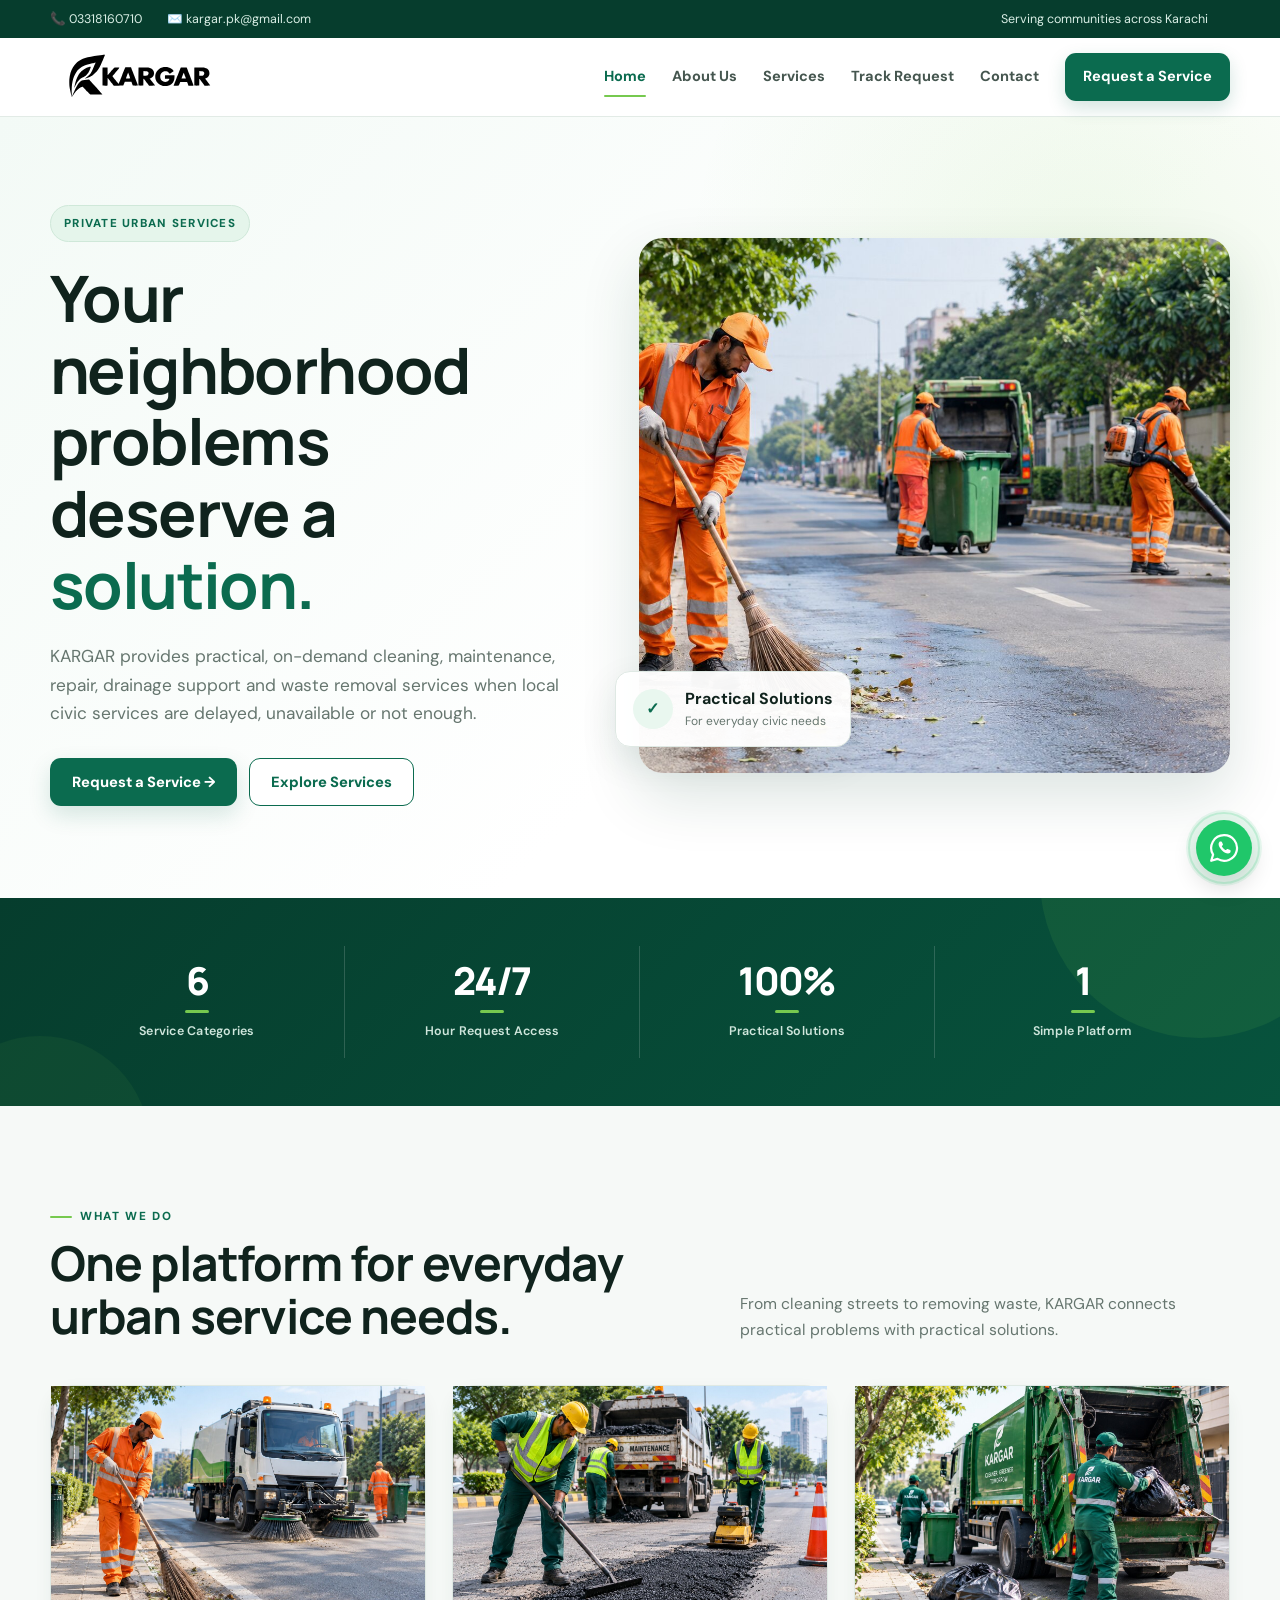
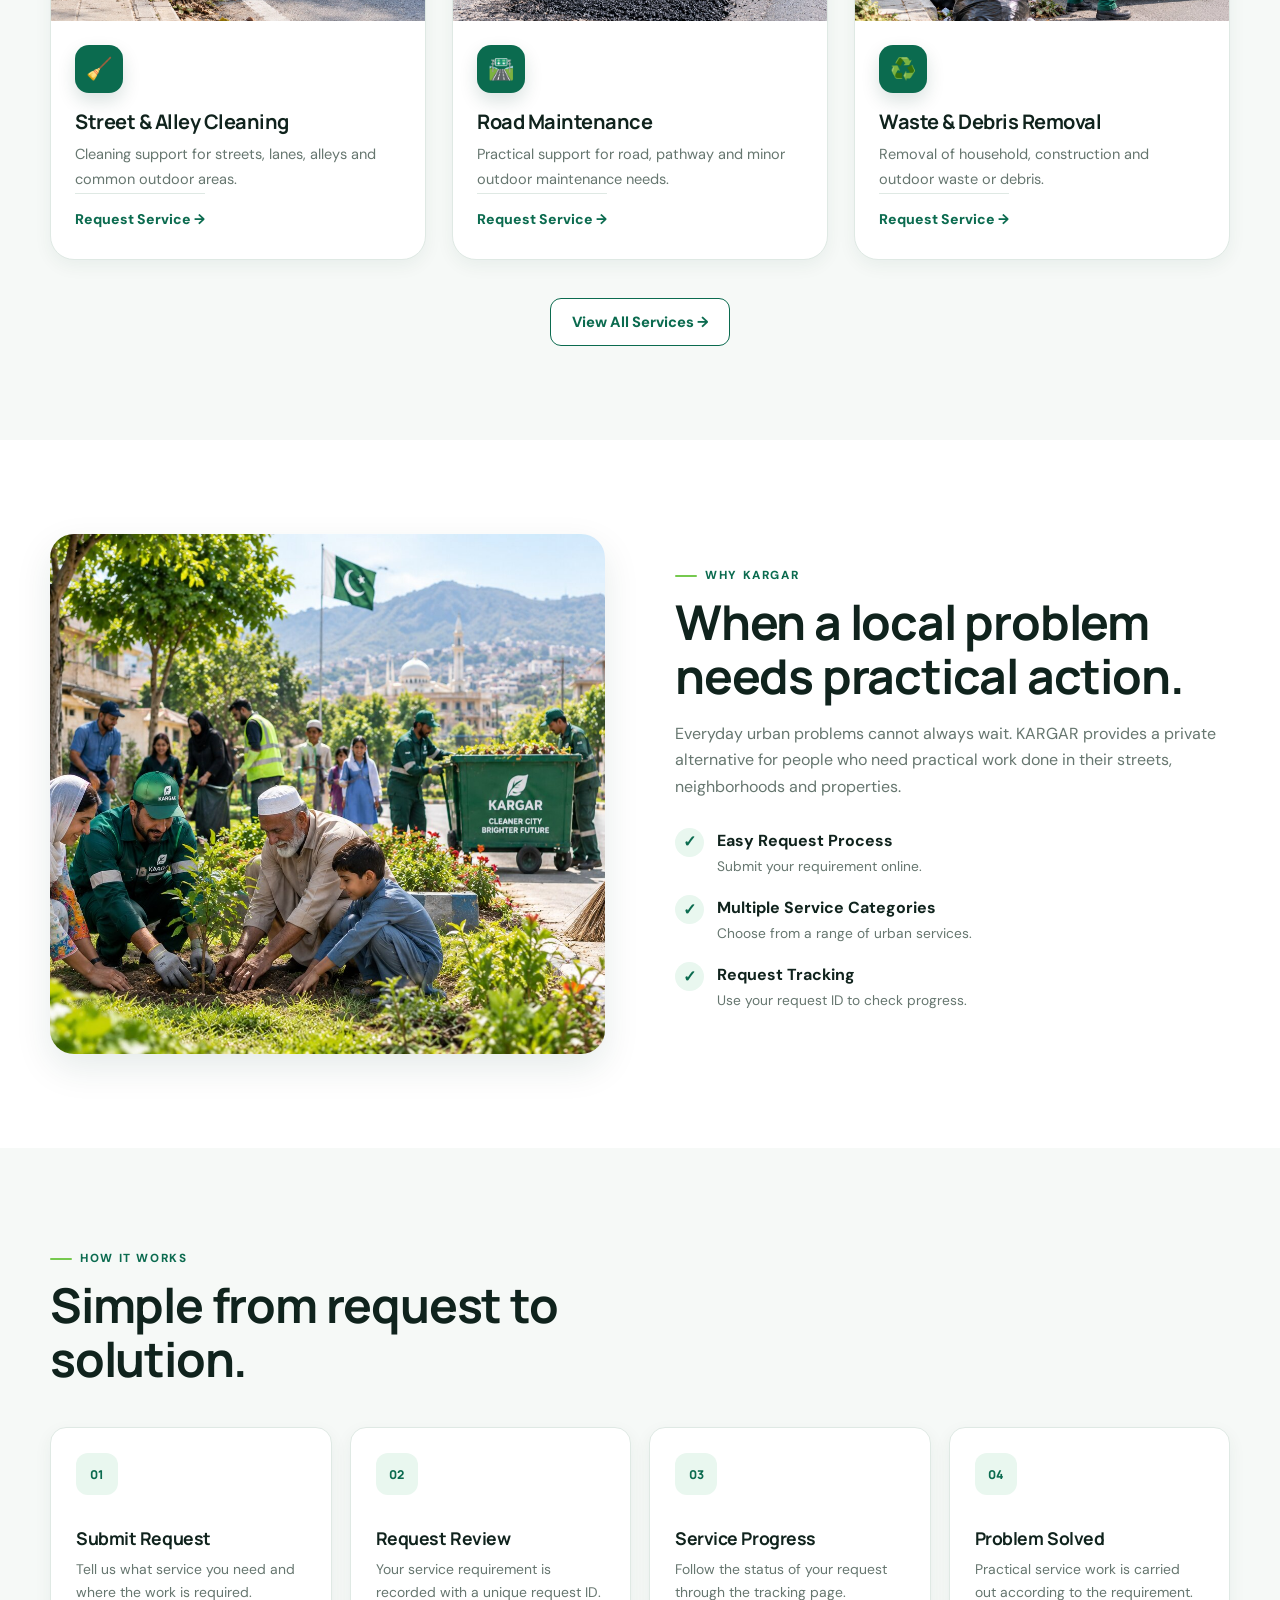
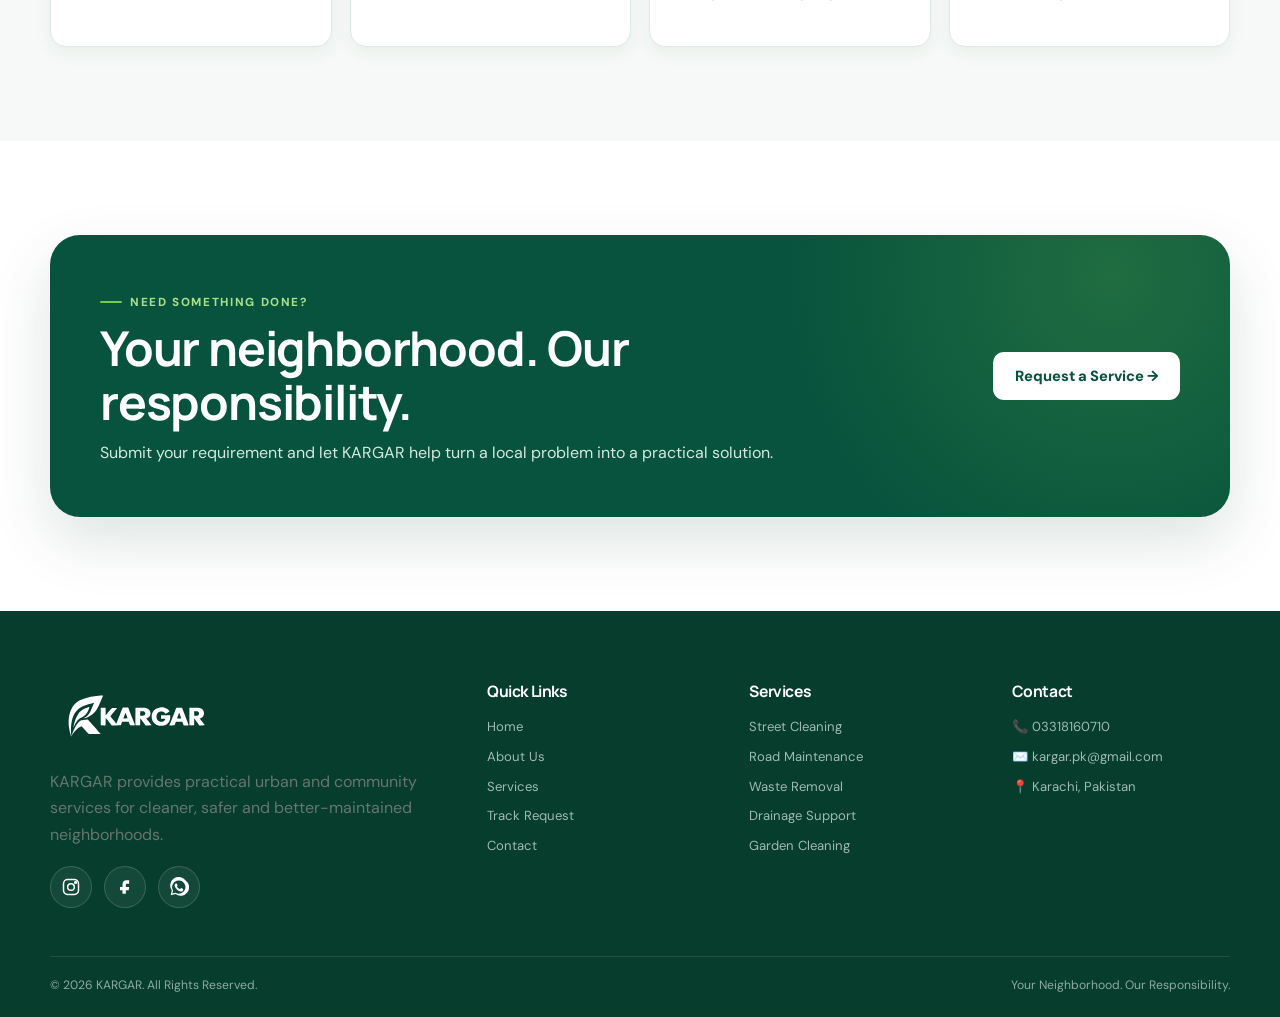
<file: index.html>
<!DOCTYPE html>
<html lang="en">
<head>
    <meta charset="UTF-8">
    <meta name="viewport" content="width=device-width, initial-scale=1.0">

    <meta name="description"
          content="KARGAR provides professional urban cleaning, road maintenance, waste removal, drainage and community services across Karachi.">

    <title>KARGAR | Your Neighborhood. Our Responsibility.</title>

    <link rel="preconnect" href="https://fonts.googleapis.com">
    <link rel="preconnect" href="https://fonts.gstatic.com" crossorigin>

    <link href="https://fonts.googleapis.com/css2?family=DM+Sans:wght@400;500;600;700&family=Manrope:wght@600;700;800&display=swap"
          rel="stylesheet">

    <link rel="stylesheet" href="css/style.css">
</head>

<body>

<!-- TOP BAR -->
<div class="top-bar">
    <div class="container top-bar-content">
        <div>
            <span>📞 03318160710</span>
            <span>✉️ kargar.pk@gmail.com</span>
        </div>

        <div>
            <span>Serving communities across Karachi</span>
        </div>
    </div>
</div>


<!-- NAVIGATION -->
<header class="navbar">
    <div class="container nav-container">

        <a href="index.html" class="logo">
            <img src="images/logo.svg" alt="KARGAR Urban Services">
        </a>

        <button class="menu-btn"
                id="menuBtn"
                aria-label="Open navigation"
                aria-expanded="false">
            ☰
        </button>

        <nav class="nav-links" id="navLinks">

            <a href="index.html" class="active">Home</a>
            <a href="about.html">About Us</a>
            <a href="services.html">Services</a>
            <a href="tracking.html">Track Request</a>
            <a href="contact.html">Contact</a>

            <a href="booking.html" class="nav-button">
                Request a Service
            </a>

        </nav>

    </div>
</header>


<!-- HERO -->
<section class="hero">

    <div class="container hero-grid">

        <div class="hero-content reveal">

            <span class="badge">
                PRIVATE URBAN SERVICES
            </span>

            <h1>
                Your neighborhood problems deserve a
                <span>solution.</span>
            </h1>

            <p>
                KARGAR provides practical, on-demand cleaning,
                maintenance, repair, drainage support and waste
                removal services when local civic services are
                delayed, unavailable or not enough.
            </p>

            <div class="hero-buttons">

                <a href="booking.html" class="btn btn-primary">
                    Request a Service →
                </a>

                <a href="services.html" class="btn btn-outline">
                    Explore Services
                </a>

            </div>

        </div>


        <div class="hero-image-container reveal">

            <img src="images/hero.jpg"
                 alt="KARGAR urban service workers"
                 class="hero-image">

            <div class="floating-card">

                <div class="floating-icon">
                    ✓
                </div>

                <div>
                    <strong>Practical Solutions</strong>
                    <span>For everyday civic needs</span>
                </div>

            </div>

        </div>

    </div>

</section>


<!-- STATS -->
<section class="stats">

    <div class="container">

        <div class="stats-grid">

            <div class="stat reveal">
                <strong data-count="6">6</strong>
                <span>Service Categories</span>
            </div>

            <div class="stat reveal">
                <strong data-count="24">24/7</strong>
                <span>Hour Request Access</span>
            </div>

            <div class="stat reveal">
                <strong data-count="100">100%</strong>
                <span>Practical Solutions</span>
            </div>

            <div class="stat reveal">
                <strong data-count="1">1</strong>
                <span>Simple Platform</span>
            </div>

        </div>

    </div>

</section>


<!-- SERVICES -->
<section class="section section-light">

    <div class="container">

        <div class="section-heading reveal">

            <div>
                <span class="eyebrow">WHAT WE DO</span>

                <h2>
                    One platform for everyday
                    urban service needs.
                </h2>
            </div>

            <p>
                From cleaning streets to removing waste,
                KARGAR connects practical problems with
                practical solutions.
            </p>

        </div>


        <div class="service-grid">

            <article class="service-card reveal">

                <img src="images/street-cleaning.jpg"
                     alt="Street cleaning service">

                <div class="service-content">

                    <div class="service-icon">🧹</div>

                    <h3>Street & Alley Cleaning</h3>

                    <p>
                        Cleaning support for streets, lanes,
                        alleys and common outdoor areas.
                    </p>

                    <a href="booking.html?service=Street%20%26%20Alley%20Cleaning">
                        Request Service →
                    </a>

                </div>

            </article>


            <article class="service-card reveal">

                <img src="images/road-maintenance.jpg"
                     alt="Road maintenance service">

                <div class="service-content">

                    <div class="service-icon">🛣️</div>

                    <h3>Road Maintenance</h3>

                    <p>
                        Practical support for road, pathway
                        and minor outdoor maintenance needs.
                    </p>

                    <a href="booking.html?service=Road%20%26%20Pathway%20Maintenance">
                        Request Service →
                    </a>

                </div>

            </article>


            <article class="service-card reveal">

                <img src="images/waste-removal.jpg"
                     alt="Waste and debris removal">

                <div class="service-content">

                    <div class="service-icon">♻️</div>

                    <h3>Waste & Debris Removal</h3>

                    <p>
                        Removal of household, construction
                        and outdoor waste or debris.
                    </p>

                    <a href="booking.html?service=Waste%20%26%20Debris%20Removal">
                        Request Service →
                    </a>

                </div>

            </article>

        </div>


        <div class="center-button">

            <a href="services.html" class="btn btn-outline">
                View All Services →
            </a>

        </div>

    </div>

</section>


<!-- PROBLEM / SOLUTION -->
<section class="section">

    <div class="container problem-grid">

        <div class="problem-image reveal">

            <img src="images/community.jpg"
                 alt="Community and neighborhood improvement">

        </div>


        <div class="problem-content reveal">

            <span class="eyebrow">
                WHY KARGAR
            </span>

            <h2>
                When a local problem needs
                practical action.
            </h2>

            <p>
                Everyday urban problems cannot always wait.
                KARGAR provides a private alternative for
                people who need practical work done in their
                streets, neighborhoods and properties.
            </p>

            <ul class="check-list">

                <li class="check">
                    <span>✓</span>
                    <div>
                        <strong>Easy Request Process</strong>
                        <p>Submit your requirement online.</p>
                    </div>
                </li>

                <li class="check">
                    <span>✓</span>
                    <div>
                        <strong>Multiple Service Categories</strong>
                        <p>Choose from a range of urban services.</p>
                    </div>
                </li>

                <li class="check">
                    <span>✓</span>
                    <div>
                        <strong>Request Tracking</strong>
                        <p>Use your request ID to check progress.</p>
                    </div>
                </li>

            </ul>

        </div>

    </div>

</section>


<!-- HOW IT WORKS -->
<section class="section section-light">

    <div class="container">

        <div class="section-heading reveal">

            <div>
                <span class="eyebrow">HOW IT WORKS</span>

                <h2>
                    Simple from request to solution.
                </h2>
            </div>

        </div>


        <div class="steps">

            <div class="step reveal">

                <div class="step-number">01</div>

                <h3>Submit Request</h3>

                <p>
                    Tell us what service you need and
                    where the work is required.
                </p>

            </div>


            <div class="step reveal">

                <div class="step-number">02</div>

                <h3>Request Review</h3>

                <p>
                    Your service requirement is recorded
                    with a unique request ID.
                </p>

            </div>


            <div class="step reveal">

                <div class="step-number">03</div>

                <h3>Service Progress</h3>

                <p>
                    Follow the status of your request
                    through the tracking page.
                </p>

            </div>


            <div class="step reveal">

                <div class="step-number">04</div>

                <h3>Problem Solved</h3>

                <p>
                    Practical service work is carried
                    out according to the requirement.
                </p>

            </div>

        </div>

    </div>

</section>


<!-- CTA -->
<section class="section">

    <div class="container">

        <div class="cta reveal">

            <div>

                <span class="eyebrow">
                    NEED SOMETHING DONE?
                </span>

                <h2>
                    Your neighborhood. Our responsibility.
                </h2>

                <p>
                    Submit your requirement and let KARGAR
                    help turn a local problem into a practical
                    solution.
                </p>

            </div>

            <a href="booking.html" class="btn btn-white">
                Request a Service →
            </a>

        </div>

    </div>

</section>


<!-- FOOTER -->
<footer class="footer">

    <div class="container">

        <div class="footer-grid">

            <div class="footer-about">

                <a href="index.html" class="footer-logo">
                    <img src="images/logo.svg" alt="KARGAR Logo">
                </a>

                <p>
                    KARGAR provides practical urban and
                    community services for cleaner,
                    safer and better-maintained
                    neighborhoods.
                </p>

                <div class="social-links">

    <!-- Instagram -->
    <a href="https://www.instagram.com/kargar_pk"
       target="_blank"
       rel="noopener noreferrer"
       aria-label="KARGAR on Instagram"
       title="Instagram">

        <svg viewBox="0 0 24 24" aria-hidden="true">
            <rect x="3" y="3" width="18" height="18" rx="5"></rect>
            <circle cx="12" cy="12" r="4"></circle>
            <circle cx="17.5" cy="6.5" r="1"></circle>
        </svg>

    </a>


    <!-- Facebook -->
    <a href="https://www.facebook.com/share/1bEus6Et1P/"
       target="_blank"
       rel="noopener noreferrer"
       aria-label="KARGAR on Facebook"
       title="Facebook">

        <svg viewBox="0 0 24 24" aria-hidden="true">
            <path d="M14 8h3V4h-3c-3.3 0-5 1.9-5 5v3H6v4h3v4h4v-4h3.5l.5-4H13V9c0-.7.3-1 1-1z"></path>
        </svg>

    </a>


    <!-- WhatsApp -->
    <a href="https://wa.me/923318160710"
       target="_blank"
       rel="noopener noreferrer"
       aria-label="KARGAR on WhatsApp"
       title="WhatsApp">

        <svg viewBox="0 0 24 24" aria-hidden="true">
            <path d="M20 4.1A10 10 0 0 0 3.4 16.2L2 22l5.9-1.5A10 10 0 0 0 20 4.1zm-8 16a8 8 0 0 1-4.1-1.1l-.4-.2-3.5.9.9-3.4-.2-.4A8 8 0 1 1 12 20.1zm4.4-6c-.2-.1-1.4-.7-1.6-.8-.2-.1-.4-.1-.6.1l-.8 1c-.1.2-.3.2-.5.1a6.5 6.5 0 0 1-3.2-2.8c-.2-.3 0-.4.1-.6l.4-.5c.1-.2.1-.3.1-.5 0-.1-.6-1.4-.8-1.9-.2-.5-.4-.4-.6-.4h-.5c-.2 0-.5.1-.7.3-.2.2-.9.9-.9 2.1s.9 2.4 1 2.6c.1.2 1.8 2.8 4.4 3.9.6.3 1.1.4 1.5.6.6.2 1.2.2 1.6.1.5-.1 1.4-.6 1.6-1.2.2-.6.2-1.1.1-1.2-.1-.1-.2-.1-.4-.2z"></path>
        </svg>

    </a>

</div>

            </div>


            <div>

                <h3>Quick Links</h3>

                <ul>

                    <li><a href="index.html">Home</a></li>
                    <li><a href="about.html">About Us</a></li>
                    <li><a href="services.html">Services</a></li>
                    <li><a href="tracking.html">Track Request</a></li>
                    <li><a href="contact.html">Contact</a></li>

                </ul>

            </div>


            <div>

                <h3>Services</h3>

                <ul>

                    <li><a href="services.html">Street Cleaning</a></li>
                    <li><a href="services.html">Road Maintenance</a></li>
                    <li><a href="services.html">Waste Removal</a></li>
                    <li><a href="services.html">Drainage Support</a></li>
                    <li><a href="services.html">Garden Cleaning</a></li>

                </ul>

            </div>


            <div>

                <h3>Contact</h3>

                <ul>

                    <li>📞 03318160710</li>
                    <li>✉️ kargar.pk@gmail.com</li>
                    <li>📍 Karachi, Pakistan</li>

                </ul>

            </div>

        </div>


        <div class="copyright">

            <p>
                © 2026 KARGAR. All Rights Reserved.
            </p>

            <p>
                Your Neighborhood. Our Responsibility.
            </p>

        </div>

    </div>

</footer>


<!-- WHATSAPP -->
<a href="https://wa.me/923318160710"
   class="whatsapp-button"
   target="_blank"
   rel="noopener noreferrer"
   aria-label="Contact KARGAR on WhatsApp"
   title="Chat with KARGAR on WhatsApp">

    <svg viewBox="0 0 32 32" aria-hidden="true">

        <path
            d="M16 3.2A12.8 12.8 0 0 0 5.1 22.7L3.2 28.8l6.3-1.9A12.8 12.8 0 1 0 16 3.2Z"
            fill="none"
            stroke="white"
            stroke-width="2.2"
            stroke-linejoin="round"
        />

        <path
            d="M11.3 9.9c.3-.4.7-.5 1.1-.5h.8c.3 0 .6.2.7.5l1 2.4c.1.3.1.6-.1.8l-.8 1
            c-.2.2-.2.5 0 .7.8 1.3 1.9 2.4 3.2 3.2.2.2.5.1.7 0l1-.8
            c.2-.2.5-.2.8-.1l2.4 1c.3.1.5.4.5.7v.8c0 .4-.2.8-.5 1.1
            -.5.5-1.3.8-2.1.8-1.8 0-4.1-1.1-6.2-3.2
            -2.1-2.1-3.2-4.4-3.2-6.2 0-.8.3-1.6.8-2.1Z"
            fill="white"
        />

    </svg>

</a>
</a>


<!-- BACK TO TOP -->
<button id="backTop"
        class="back-top"
        aria-label="Back to top">

    ↑

</button>


<!-- TOAST -->
<div id="toast" class="toast"></div>


<script src="js/script.js"></script>

</body>
</html>
</file>
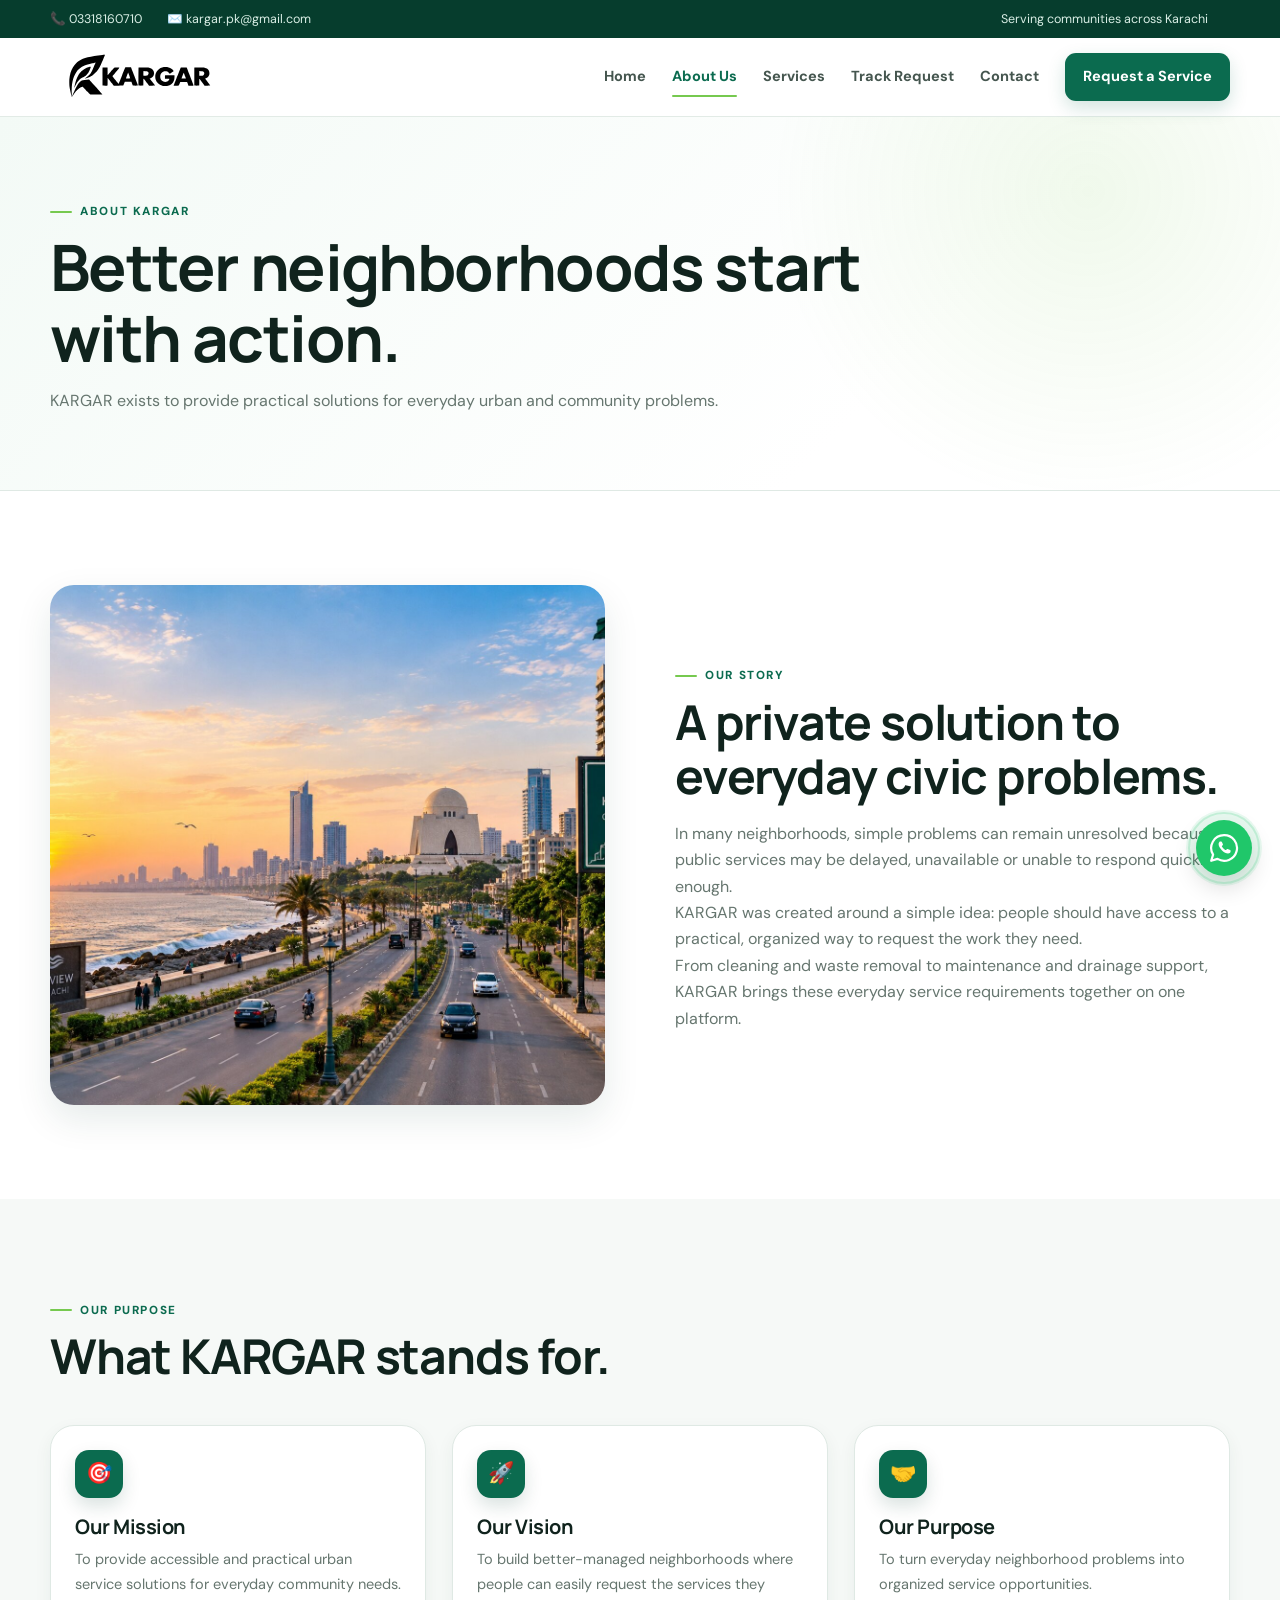
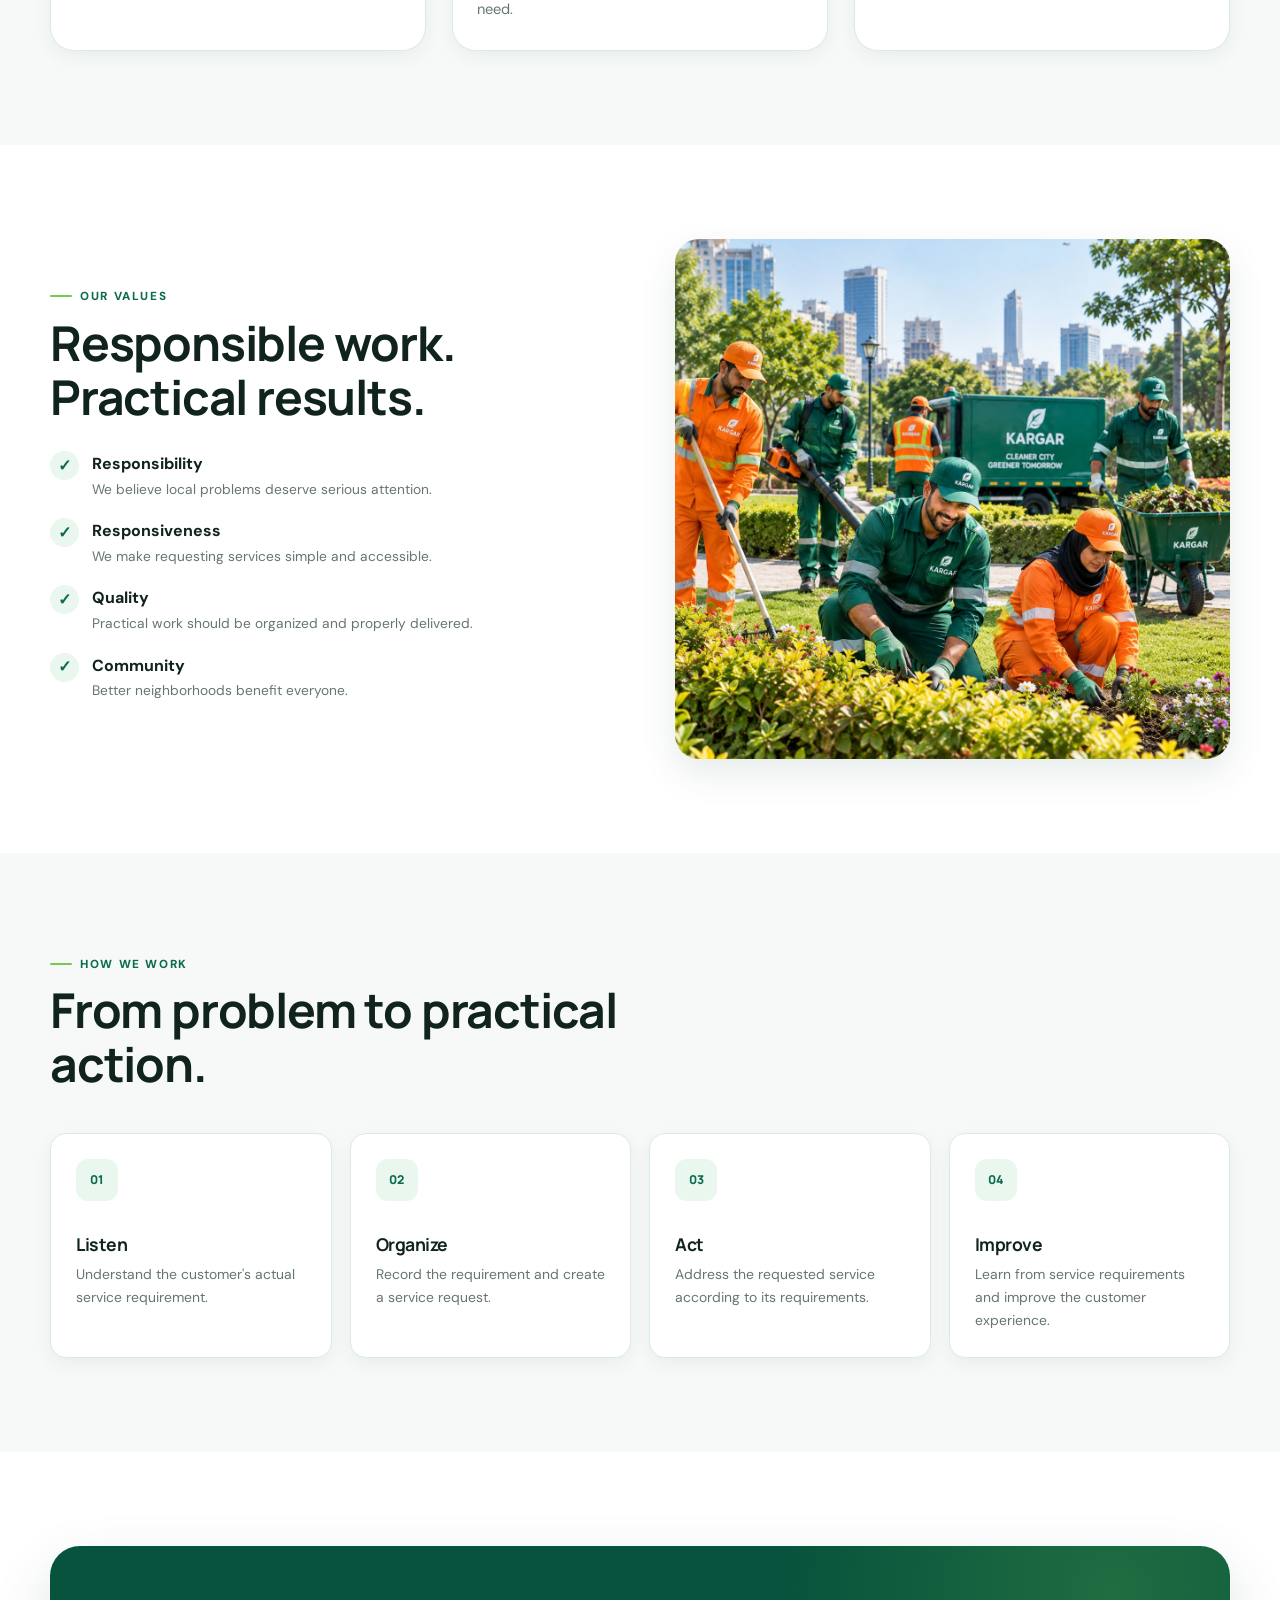
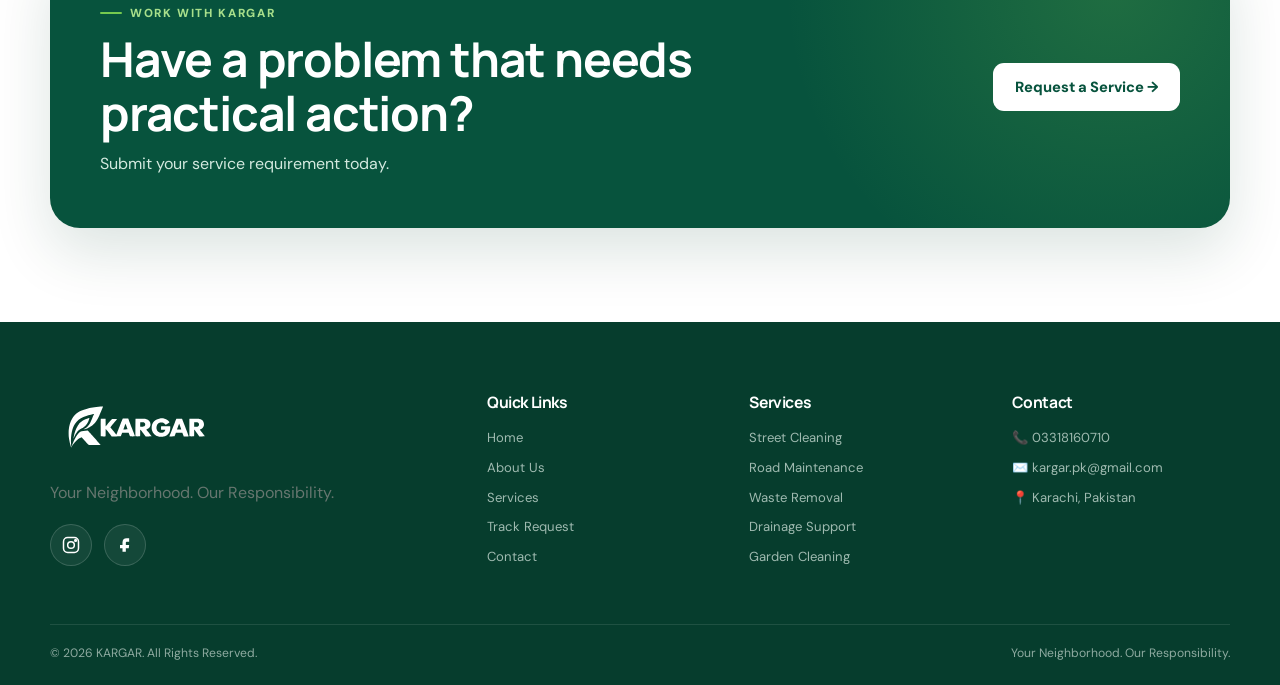
<file: about.html>
<!DOCTYPE html>
<html lang="en">
<head>

    <meta charset="UTF-8">
    <meta name="viewport" content="width=device-width, initial-scale=1.0">

    <meta name="description"
          content="Learn about KARGAR, a private urban services and community maintenance platform.">

    <title>About Us | KARGAR</title>

    <link rel="preconnect" href="https://fonts.googleapis.com">
    <link rel="preconnect" href="https://fonts.gstatic.com" crossorigin>

    <link href="https://fonts.googleapis.com/css2?family=DM+Sans:wght@400;500;600;700&family=Manrope:wght@600;700;800&display=swap"
          rel="stylesheet">

    <link rel="stylesheet" href="css/style.css">

</head>

<body>


<div class="top-bar">

    <div class="container top-bar-content">

        <div>
            <span>📞 03318160710</span>
            <span>✉️ kargar.pk@gmail.com</span>
        </div>

        <div>
            <span>Serving communities across Karachi</span>
        </div>

    </div>

</div>


<header class="navbar">

    <div class="container nav-container">

        <a href="index.html" class="logo">
            <img src="images/logo.svg" alt="KARGAR Logo">
        </a>

        <button class="menu-btn"
                id="menuBtn"
                aria-label="Open navigation"
                aria-expanded="false">
            ☰
        </button>

        <nav class="nav-links" id="navLinks">

            <a href="index.html">Home</a>

            <a href="about.html" class="active">
                About Us
            </a>

            <a href="services.html">
                Services
            </a>

            <a href="tracking.html">
                Track Request
            </a>

            <a href="contact.html">
                Contact
            </a>

            <a href="booking.html" class="nav-button">
                Request a Service
            </a>

        </nav>

    </div>

</header>


<section class="page-hero">

    <div class="container">

        <div class="reveal">

            <span class="eyebrow">
                ABOUT KARGAR
            </span>

            <h1>
                Better neighborhoods start
                with <span>action.</span>
            </h1>

            <p>
                KARGAR exists to provide practical solutions
                for everyday urban and community problems.
            </p>

        </div>

    </div>

</section>


<section class="section">

    <div class="container problem-grid">

        <div class="problem-image reveal">

            <img src="images/about-city.jpg"
                 alt="Urban neighborhood">

        </div>


        <div class="problem-content reveal">

            <span class="eyebrow">
                OUR STORY
            </span>

            <h2>
                A private solution to everyday
                civic problems.
            </h2>

            <p>
                In many neighborhoods, simple problems can
                remain unresolved because public services may
                be delayed, unavailable or unable to respond
                quickly enough.
            </p>

            <p>
                KARGAR was created around a simple idea:
                people should have access to a practical,
                organized way to request the work they need.
            </p>

            <p>
                From cleaning and waste removal to maintenance
                and drainage support, KARGAR brings these
                everyday service requirements together on
                one platform.
            </p>

        </div>

    </div>

</section>


<section class="section section-light">

    <div class="container">

        <div class="section-heading reveal">

            <div>

                <span class="eyebrow">
                    OUR PURPOSE
                </span>

                <h2>
                    What KARGAR stands for.
                </h2>

            </div>

        </div>


        <div class="service-grid">


            <article class="service-card reveal">

                <div class="service-content">

                    <div class="service-icon">
                        🎯
                    </div>

                    <h3>Our Mission</h3>

                    <p>
                        To provide accessible and practical
                        urban service solutions for everyday
                        community needs.
                    </p>

                </div>

            </article>


            <article class="service-card reveal">

                <div class="service-content">

                    <div class="service-icon">
                        🚀
                    </div>

                    <h3>Our Vision</h3>

                    <p>
                        To build better-managed neighborhoods
                        where people can easily request the
                        services they need.
                    </p>

                </div>

            </article>


            <article class="service-card reveal">

                <div class="service-content">

                    <div class="service-icon">
                        🤝
                    </div>

                    <h3>Our Purpose</h3>

                    <p>
                        To turn everyday neighborhood problems
                        into organized service opportunities.
                    </p>

                </div>

            </article>


        </div>

    </div>

</section>


<section class="section">

    <div class="container problem-grid">

        <div class="problem-content reveal">

            <span class="eyebrow">
                OUR VALUES
            </span>

            <h2>
                Responsible work. Practical results.
            </h2>

            <ul class="check-list">

                <li class="check">
                    <span>✓</span>
                    <div>
                        <strong>Responsibility</strong>
                        <p>
                            We believe local problems deserve
                            serious attention.
                        </p>
                    </div>
                </li>

                <li class="check">
                    <span>✓</span>
                    <div>
                        <strong>Responsiveness</strong>
                        <p>
                            We make requesting services simple
                            and accessible.
                        </p>
                    </div>
                </li>

                <li class="check">
                    <span>✓</span>
                    <div>
                        <strong>Quality</strong>
                        <p>
                            Practical work should be organized
                            and properly delivered.
                        </p>
                    </div>
                </li>

                <li class="check">
                    <span>✓</span>
                    <div>
                        <strong>Community</strong>
                        <p>
                            Better neighborhoods benefit
                            everyone.
                        </p>
                    </div>
                </li>

            </ul>

        </div>


        <div class="problem-image reveal">

            <img src="images/about-team.jpg"
                 alt="KARGAR service team">

        </div>

    </div>

</section>


<section class="section section-light">

    <div class="container">

        <div class="section-heading reveal">

            <div>

                <span class="eyebrow">
                    HOW WE WORK
                </span>

                <h2>
                    From problem to practical action.
                </h2>

            </div>

        </div>


        <div class="steps">

            <div class="step reveal">

                <div class="step-number">01</div>

                <h3>Listen</h3>

                <p>
                    Understand the customer's actual
                    service requirement.
                </p>

            </div>


            <div class="step reveal">

                <div class="step-number">02</div>

                <h3>Organize</h3>

                <p>
                    Record the requirement and create
                    a service request.
                </p>

            </div>


            <div class="step reveal">

                <div class="step-number">03</div>

                <h3>Act</h3>

                <p>
                    Address the requested service
                    according to its requirements.
                </p>

            </div>


            <div class="step reveal">

                <div class="step-number">04</div>

                <h3>Improve</h3>

                <p>
                    Learn from service requirements and
                    improve the customer experience.
                </p>

            </div>

        </div>

    </div>

</section>


<section class="section">

    <div class="container">

        <div class="cta reveal">

            <div>

                <span class="eyebrow">
                    WORK WITH KARGAR
                </span>

                <h2>
                    Have a problem that needs practical action?
                </h2>

                <p>
                    Submit your service requirement today.
                </p>

            </div>

            <a href="booking.html" class="btn btn-white">
                Request a Service →
            </a>

        </div>

    </div>

</section>


<footer class="footer">

    <div class="container">

        <div class="footer-grid">

            <div class="footer-about">

                <a href="index.html" class="footer-logo">
                    <img src="images/logo.svg" alt="KARGAR Logo">
                </a>

                <p>
                    Your Neighborhood. Our Responsibility.
                </p>

                <div class="social-links">

                    <!-- Instagram -->
    <a href="https://www.instagram.com/kargar_pk"
       target="_blank"
       rel="noopener noreferrer"
       aria-label="KARGAR on Instagram"
       title="Instagram">

        <svg viewBox="0 0 24 24" aria-hidden="true">
            <rect x="3" y="3" width="18" height="18" rx="5"></rect>
            <circle cx="12" cy="12" r="4"></circle>
            <circle cx="17.5" cy="6.5" r="1"></circle>
        </svg>

    </a>


    <!-- Facebook -->
    <a href="https://www.facebook.com/share/1bEus6Et1P/"
       target="_blank"
       rel="noopener noreferrer"
       aria-label="KARGAR on Facebook"
       title="Facebook">

        <svg viewBox="0 0 24 24" aria-hidden="true">
            <path d="M14 8h3V4h-3c-3.3 0-5 1.9-5 5v3H6v4h3v4h4v-4h3.5l.5-4H13V9c0-.7.3-1 1-1z"></path>
        </svg>

    </a>


                </div>

            </div>


            <div>

                <h3>Quick Links</h3>

                <ul>
                    <li><a href="index.html">Home</a></li>
                    <li><a href="about.html">About Us</a></li>
                    <li><a href="services.html">Services</a></li>
                    <li><a href="tracking.html">Track Request</a></li>
                    <li><a href="contact.html">Contact</a></li>
                </ul>

            </div>


            <div>

                <h3>Services</h3>

                <ul>
                    <li><a href="services.html">Street Cleaning</a></li>
                    <li><a href="services.html">Road Maintenance</a></li>
                    <li><a href="services.html">Waste Removal</a></li>
                    <li><a href="services.html">Drainage Support</a></li>
                    <li><a href="services.html">Garden Cleaning</a></li>
                </ul>

            </div>


            <div>

                <h3>Contact</h3>

                <ul>
                    <li>📞 03318160710</li>
                    <li>✉️ kargar.pk@gmail.com</li>
                    <li>📍 Karachi, Pakistan</li>
                </ul>

            </div>

        </div>


        <div class="copyright">

            <p>© 2026 KARGAR. All Rights Reserved.</p>

            <p>Your Neighborhood. Our Responsibility.</p>

        </div>

    </div>

</footer>


<!-- WHATSAPP -->
<a href="https://wa.me/923318160710"
   class="whatsapp-button"
   target="_blank"
   rel="noopener noreferrer"
   aria-label="Contact KARGAR on WhatsApp"
   title="Chat with KARGAR on WhatsApp">

    <svg viewBox="0 0 32 32" aria-hidden="true">

        <path
            d="M16 3.2A12.8 12.8 0 0 0 5.1 22.7L3.2 28.8l6.3-1.9A12.8 12.8 0 1 0 16 3.2Z"
            fill="none"
            stroke="white"
            stroke-width="2.2"
            stroke-linejoin="round"
        />

        <path
            d="M11.3 9.9c.3-.4.7-.5 1.1-.5h.8c.3 0 .6.2.7.5l1 2.4c.1.3.1.6-.1.8l-.8 1
            c-.2.2-.2.5 0 .7.8 1.3 1.9 2.4 3.2 3.2.2.2.5.1.7 0l1-.8
            c.2-.2.5-.2.8-.1l2.4 1c.3.1.5.4.5.7v.8c0 .4-.2.8-.5 1.1
            -.5.5-1.3.8-2.1.8-1.8 0-4.1-1.1-6.2-3.2
            -2.1-2.1-3.2-4.4-3.2-6.2 0-.8.3-1.6.8-2.1Z"
            fill="white"
        />

    </svg>

</a>

<button id="backTop"
        class="back-top"
        aria-label="Back to top">
    ↑
</button>


<div id="toast" class="toast"></div>


<script src="js/script.js"></script>

</body>
</html>
</file>
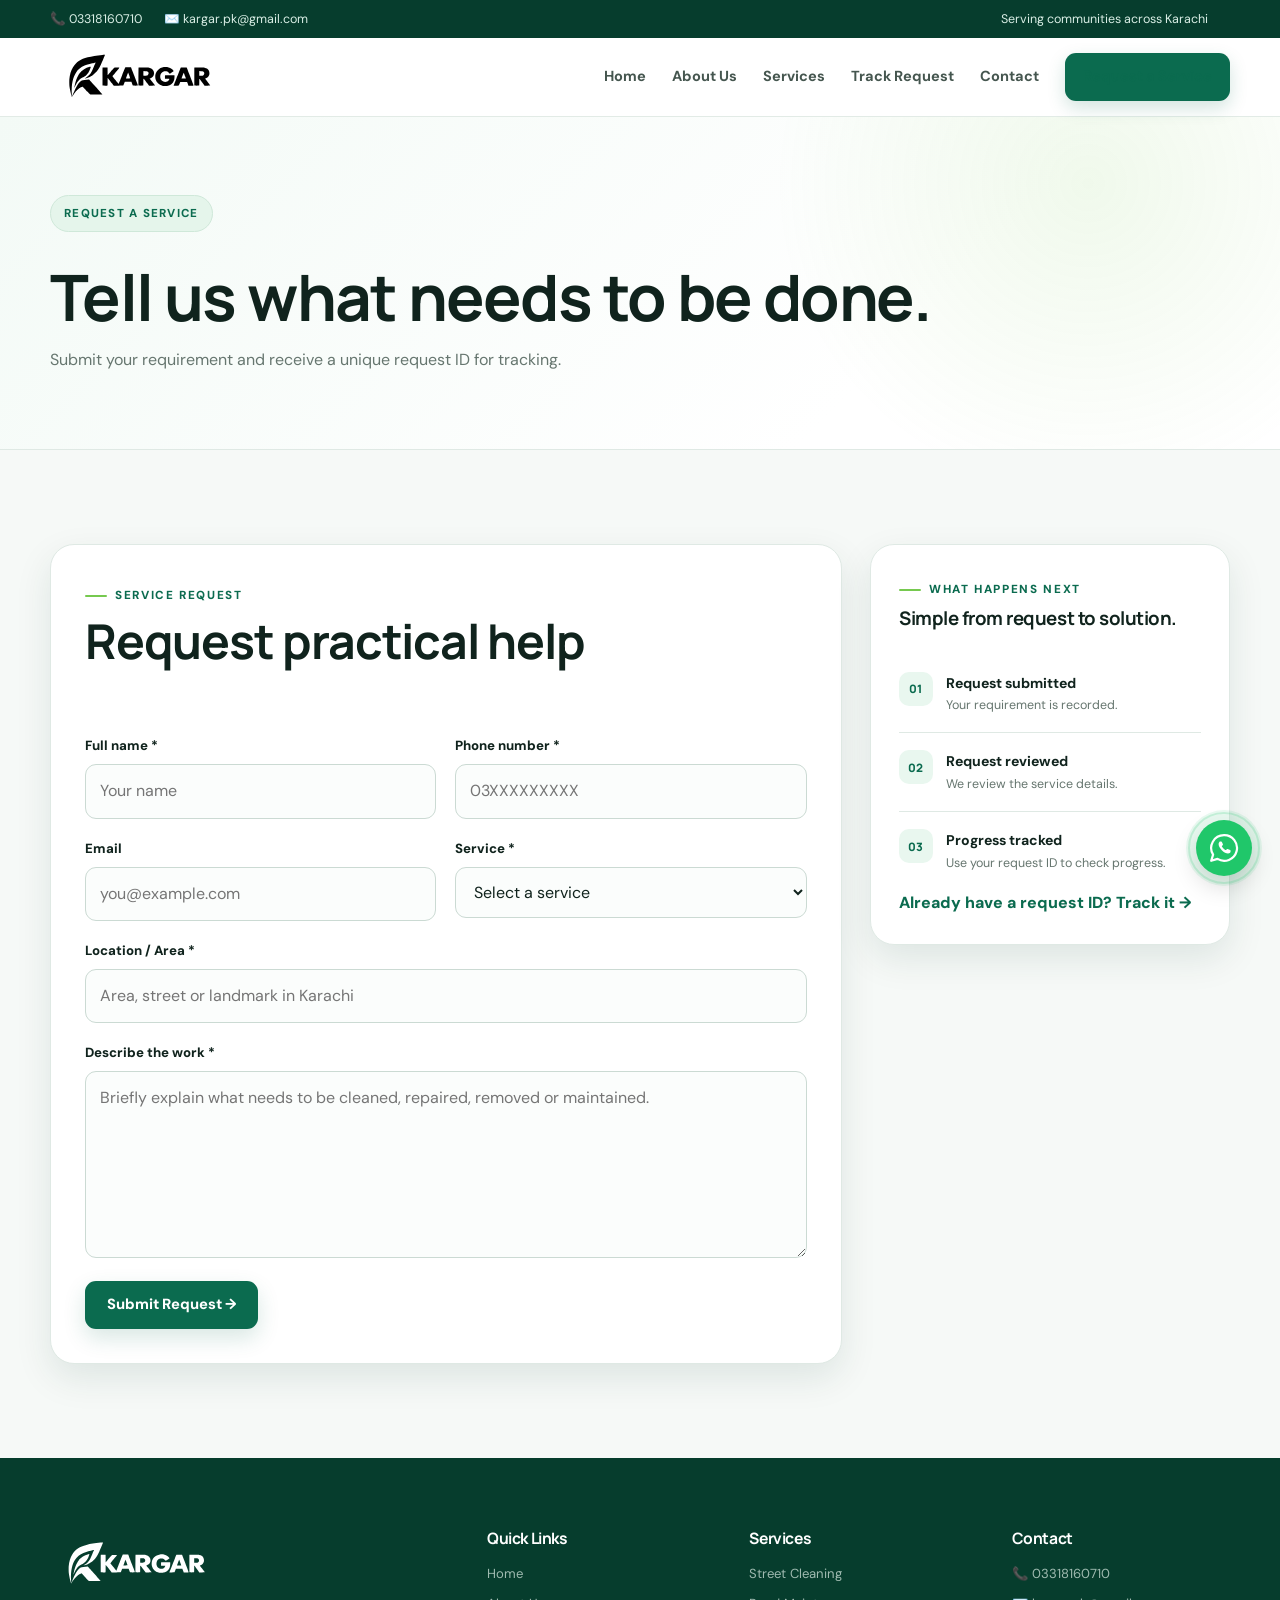
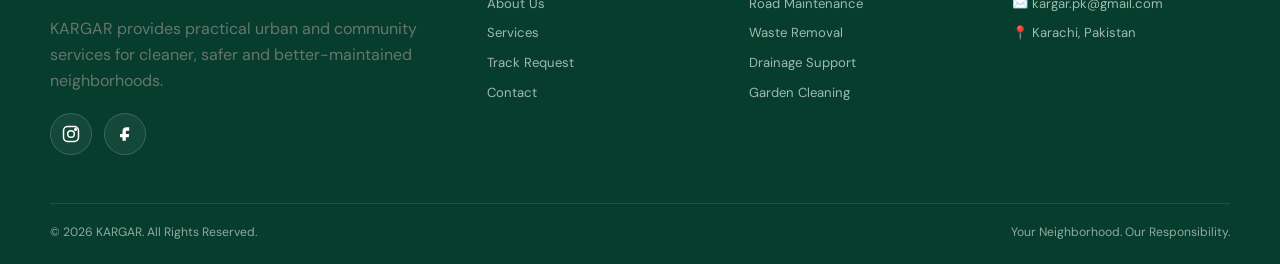
<file: booking.html>
<!DOCTYPE html>
<html lang="en">
<head>
    <meta charset="UTF-8">
    <meta name="viewport" content="width=device-width, initial-scale=1.0">
    <meta name="description" content="Request a KARGAR urban cleaning, maintenance, waste removal or drainage service in Karachi.">
    <title>Request a Service | KARGAR</title>
    <link rel="preconnect" href="https://fonts.googleapis.com">
    <link rel="preconnect" href="https://fonts.gstatic.com" crossorigin>
    <link href="https://fonts.googleapis.com/css2?family=DM+Sans:wght@400;500;600;700&family=Manrope:wght@600;700;800&display=swap" rel="stylesheet">
    <link rel="stylesheet" href="css/style.css">
</head>
<body>

<div class="top-bar">
    <div class="container top-bar-content">
        <div><span>📞 03318160710</span><span>✉️ kargar.pk@gmail.com</span></div>
        <div><span>Serving communities across Karachi</span></div>
    </div>
</div>

<header class="navbar">
    <div class="container nav-container">
        <a href="index.html" class="logo"><img src="images/logo.svg" alt="KARGAR Urban Services"></a>
        <button class="menu-btn" id="menuBtn" aria-label="Open navigation" aria-expanded="false">☰</button>
        <nav class="nav-links" id="navLinks">
            <a href="index.html">Home</a>
            <a href="about.html">About Us</a>
            <a href="services.html">Services</a>
            <a href="tracking.html">Track Request</a>
            <a href="contact.html">Contact</a>
            <a href="booking.html" class="nav-button active">Request a Service</a>
        </nav>
    </div>
</header>

<main>
<section class="page-hero">
    <div class="container">
        <span class="badge">REQUEST A SERVICE</span>
        <h1>Tell us what needs to be done.</h1>
        <p>Submit your requirement and receive a unique request ID for tracking.</p>
    </div>
</section>

<section class="section section-light">
    <div class="container form-layout">
        <div class="form-card">
            <div class="section-heading">
                <div>
                    <span class="eyebrow">SERVICE REQUEST</span>
                    <h2>Request practical help</h2>
                </div>
            </div>

            <form id="bookingForm">
                <div class="form-grid">
                    <div class="form-group">
                        <label for="name">Full name *</label>
                        <input type="text" id="name" name="name" required placeholder="Your name">
                    </div>
                    <div class="form-group">
                        <label for="phone">Phone number *</label>
                        <input type="tel" id="phone" name="phone" required placeholder="03XXXXXXXXX">
                    </div>
                    <div class="form-group">
                        <label for="email">Email</label>
                        <input type="email" id="email" name="email" placeholder="you@example.com">
                    </div>
                    <div class="form-group">
                        <label for="service">Service *</label>
                        <select id="service" name="service" required>
                            <option value="">Select a service</option>
                            <option>Street & Alley Cleaning</option>
                            <option>Road & Pathway Maintenance</option>
                            <option>Waste & Debris Removal</option>
                            <option>Sewerage & Drainage Support</option>
                            <option>Garden & Green Area Cleaning</option>
                            <option>General Maintenance</option>
                        </select>
                    </div>
                    <div class="form-group full">
                        <label for="location">Location / Area *</label>
                        <input type="text" id="location" name="location" required placeholder="Area, street or landmark in Karachi">
                    </div>
                    <div class="form-group full">
                        <label for="details">Describe the work *</label>
                        <textarea id="details" name="details" required rows="6" placeholder="Briefly explain what needs to be cleaned, repaired, removed or maintained."></textarea>
                    </div>
                </div>
                <button type="submit" class="btn btn-primary">Submit Request →</button>
            </form>

            <div id="bookingSuccess" class="success-box hidden"></div>
        </div>

        <aside class="info-card">
            <span class="eyebrow">WHAT HAPPENS NEXT</span>
            <h3>Simple from request to solution.</h3>
            <ol class="number-list">
                <li><span>01</span><div><strong>Request submitted</strong><p>Your requirement is recorded.</p></div></li>
                <li><span>02</span><div><strong>Request reviewed</strong><p>We review the service details.</p></div></li>
                <li><span>03</span><div><strong>Progress tracked</strong><p>Use your request ID to check progress.</p></div></li>
            </ol>
            <a href="tracking.html" class="text-link">Already have a request ID? Track it →</a>
        </aside>
    </div>
</section>
</main>

<footer class="footer">
    <div class="container">
        <div class="footer-grid">
            <div class="footer-about">
                <a href="index.html" class="footer-logo"><img src="images/logo.svg" alt="KARGAR Logo"></a>
                <p>KARGAR provides practical urban and community services for cleaner, safer and better-maintained neighborhoods.</p>
                <div class="social-links">
                      <!-- Instagram -->
                    <a href="https://www.instagram.com/kargar_pk"
                       target="_blank"
                       rel="noopener noreferrer"
                       aria-label="KARGAR on Instagram"
                       title="Instagram">
                        <svg viewBox="0 0 24 24" aria-hidden="true">
                            <rect x="3" y="3" width="18" height="18" rx="5"></rect>
                            <circle cx="12" cy="12" r="4"></circle>
                            <circle cx="17.5" cy="6.5" r="1"></circle>
                        </svg>
                    </a>

                    <!-- Facebook -->
                    <a href="https://www.facebook.com/share/1bEus6Et1P/"
                       target="_blank"
                       rel="noopener noreferrer"
                       aria-label="KARGAR on Facebook"
                       title="Facebook">
                        <svg viewBox="0 0 24 24" aria-hidden="true">
                            <path d="M14 8h3V4h-3c-3.3 0-5 1.9-5 5v3H6v4h3v4h4v-4h3.5l.5-4H13V9c0-.7.3-1 1-1z"></path>
                        </svg>
                    </a>
                </div>
            </div>
            <div><h3>Quick Links</h3><ul>
                <li><a href="index.html">Home</a></li><li><a href="about.html">About Us</a></li>
                <li><a href="services.html">Services</a></li><li><a href="tracking.html">Track Request</a></li><li><a href="contact.html">Contact</a></li>
            </ul></div>
            <div><h3>Services</h3><ul>
                <li><a href="services.html">Street Cleaning</a></li><li><a href="services.html">Road Maintenance</a></li>
                <li><a href="services.html">Waste Removal</a></li><li><a href="services.html">Drainage Support</a></li><li><a href="services.html">Garden Cleaning</a></li>
            </ul></div>
            <div><h3>Contact</h3><ul><li>📞 03318160710</li><li>✉️ kargar.pk@gmail.com</li><li>📍 Karachi, Pakistan</li></ul></div>
        </div>
        <div class="copyright"><p>© 2026 KARGAR. All Rights Reserved.</p><p>Your Neighborhood. Our Responsibility.</p></div>
    </div>
</footer>

<a href="https://wa.me/923318160710"
   class="whatsapp-button"
   target="_blank"
   rel="noopener noreferrer"
   aria-label="Contact KARGAR on WhatsApp"
   title="Chat with KARGAR on WhatsApp">

    <svg viewBox="0 0 32 32" aria-hidden="true">
        <path
            d="M16 3.2A12.8 12.8 0 0 0 5.1 22.7L3.2 28.8l6.3-1.9A12.8 12.8 0 1 0 16 3.2Z"
            fill="none"
            stroke="white"
            stroke-width="2.2"
            stroke-linejoin="round"
        />

        <path
            d="M11.3 9.9c.3-.4.7-.5 1.1-.5h.8c.3 0 .6.2.7.5l1 2.4c.1.3.1.6-.1.8l-.8 1
            c-.2.2-.2.5 0 .7.8 1.3 1.9 2.4 3.2 3.2.2.2.5.1.7 0l1-.8
            c.2-.2.5-.2.8-.1l2.4 1c.3.1.5.4.5.7v.8c0 .4-.2.8-.5 1.1
            -.5.5-1.3.8-2.1.8-1.8 0-4.1-1.1-6.2-3.2
            -2.1-2.1-3.2-4.4-3.2-6.2 0-.8.3-1.6.8-2.1Z"
            fill="white"
        />
    </svg>

</a>
<button id="backTop" class="back-top" aria-label="Back to top">↑</button>
<div id="toast" class="toast"></div>
<script src="js/script.js"></script>
</body>
</html>
</file>
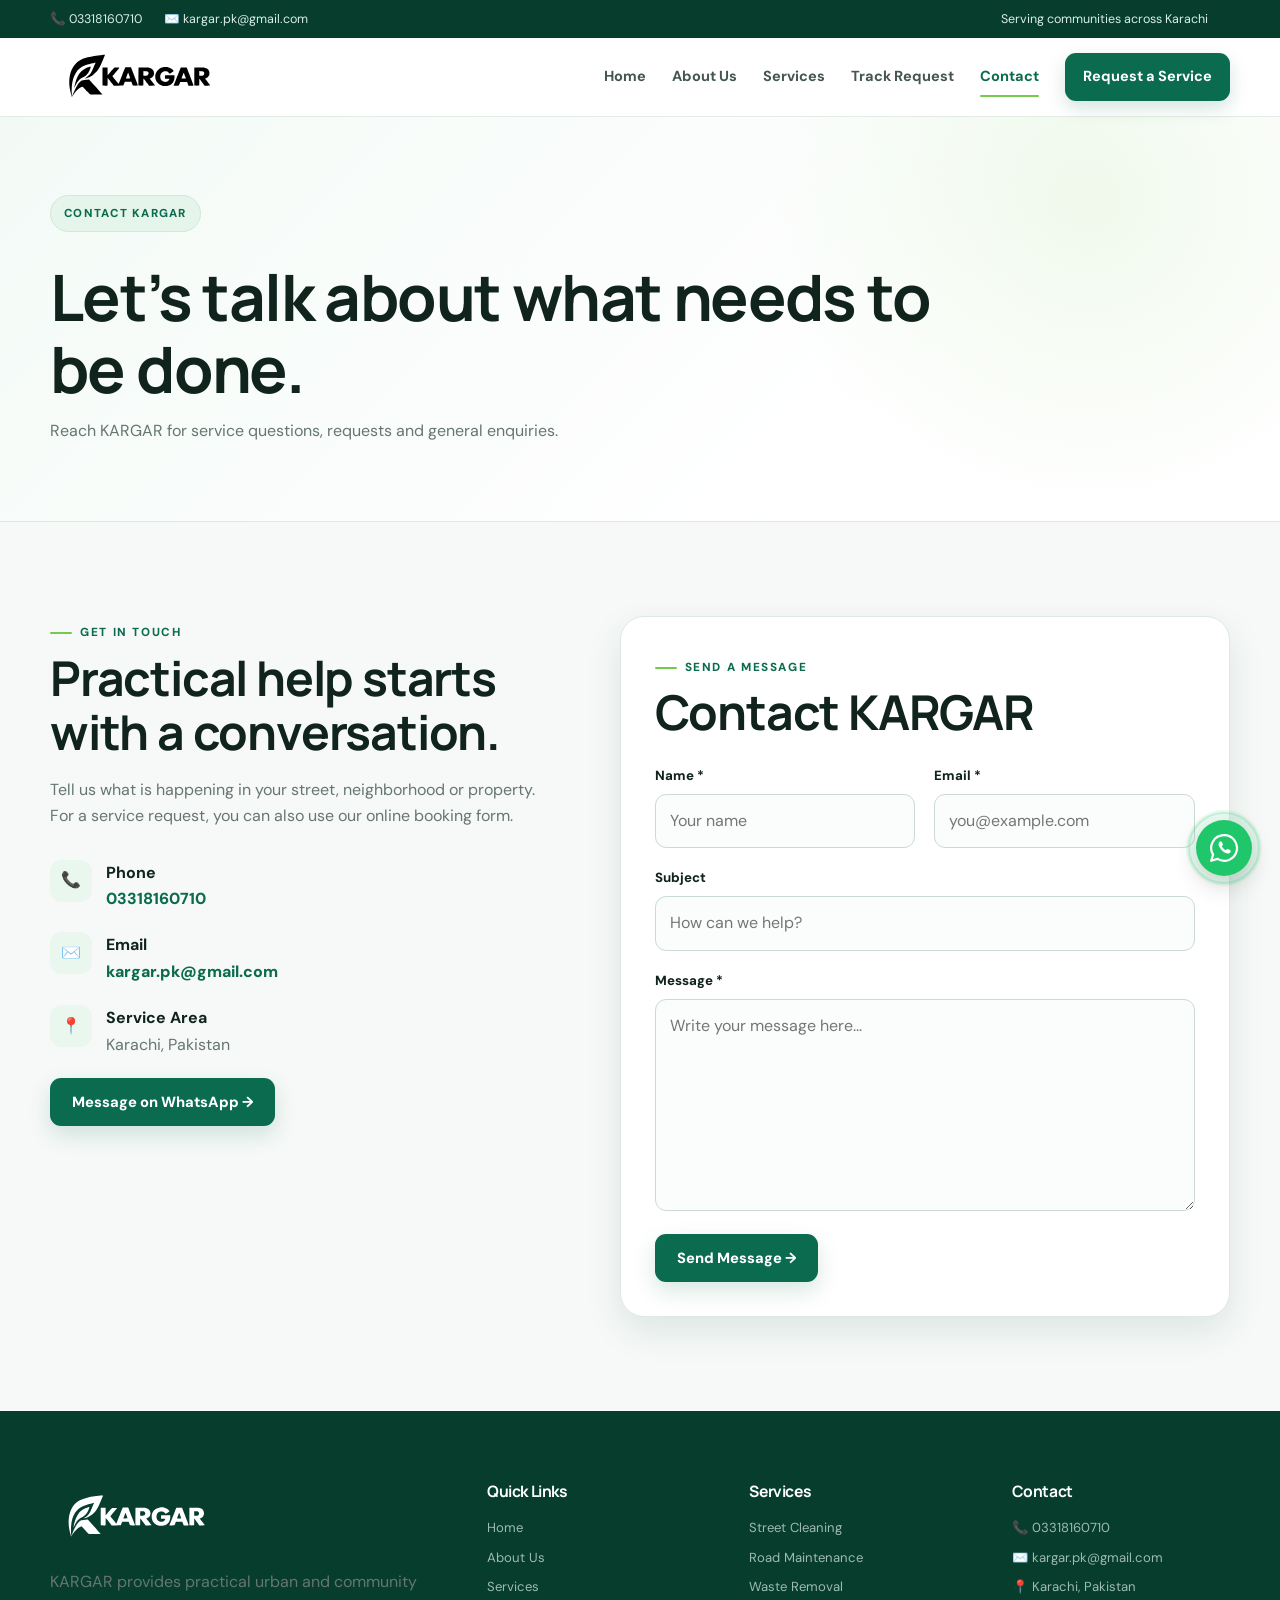
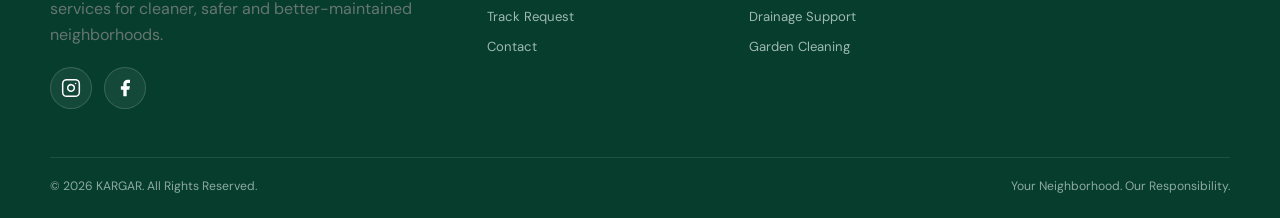
<file: contact.html>
<!DOCTYPE html>
<html lang="en">
<head>
    <meta charset="UTF-8">
    <meta name="viewport" content="width=device-width, initial-scale=1.0">
    <meta name="description" content="Contact KARGAR Urban Services in Karachi.">
    <title>Contact | KARGAR</title>
    <link rel="preconnect" href="https://fonts.googleapis.com">
    <link rel="preconnect" href="https://fonts.gstatic.com" crossorigin>
    <link href="https://fonts.googleapis.com/css2?family=DM+Sans:wght@400;500;600;700&family=Manrope:wght@600;700;800&display=swap" rel="stylesheet">
    <link rel="stylesheet" href="css/style.css">
</head>
<body>

<div class="top-bar"><div class="container top-bar-content">
    <div><span>📞 03318160710</span><span>✉️ kargar.pk@gmail.com</span></div>
    <div><span>Serving communities across Karachi</span></div>
</div></div>

<header class="navbar"><div class="container nav-container">
    <a href="index.html" class="logo"><img src="images/logo.svg" alt="KARGAR Urban Services"></a>
    <button class="menu-btn" id="menuBtn" aria-label="Open navigation" aria-expanded="false">☰</button>
    <nav class="nav-links" id="navLinks">
        <a href="index.html">Home</a><a href="about.html">About Us</a><a href="services.html">Services</a>
        <a href="tracking.html">Track Request</a><a href="contact.html" class="active">Contact</a>
        <a href="booking.html" class="nav-button">Request a Service</a>
    </nav>
</div></header>

<main>
<section class="page-hero"><div class="container">
    <span class="badge">CONTACT KARGAR</span>
    <h1>Let’s talk about what needs to be done.</h1>
    <p>Reach KARGAR for service questions, requests and general enquiries.</p>
</div></section>

<section class="section section-light">
    <div class="container contact-grid">
        <div class="contact-info">
            <span class="eyebrow">GET IN TOUCH</span>
            <h2>Practical help starts with a conversation.</h2>
            <p>Tell us what is happening in your street, neighborhood or property. For a service request, you can also use our online booking form.</p>

            <div class="contact-item"><span>📞</span><div><strong>Phone</strong><a href="tel:03318160710">03318160710</a></div></div>
            <div class="contact-item"><span>✉️</span><div><strong>Email</strong><a href="mailto:kargar.pk@gmail.com">kargar.pk@gmail.com</a></div></div>
            <div class="contact-item"><span>📍</span><div><strong>Service Area</strong><p>Karachi, Pakistan</p></div></div>

            <a class="btn btn-primary" href="https://wa.me/923318160710" target="_blank" rel="noopener">Message on WhatsApp →</a>
        </div>

        <div class="form-card">
            <span class="eyebrow">SEND A MESSAGE</span>
            <h2>Contact KARGAR</h2>
            <form id="contactForm">
                <div class="form-grid">
                    <div class="form-group"><label for="contactName">Name *</label><input id="contactName" required placeholder="Your name"></div>
                    <div class="form-group"><label for="contactEmail">Email *</label><input id="contactEmail" type="email" required placeholder="you@example.com"></div>
                    <div class="form-group full"><label for="contactSubject">Subject</label><input id="contactSubject" placeholder="How can we help?"></div>
                    <div class="form-group full"><label for="contactMessage">Message *</label><textarea id="contactMessage" rows="7" required placeholder="Write your message here..."></textarea></div>
                </div>
                <button class="btn btn-primary" type="submit">Send Message →</button>
            </form>
        </div>
    </div>
</section>
</main>

<footer class="footer"><div class="container">
    <div class="footer-grid">
        <div class="footer-about">
            <a href="index.html" class="footer-logo"><img src="images/logo.svg" alt="KARGAR Logo"></a>
            <p>KARGAR provides practical urban and community services for cleaner, safer and better-maintained neighborhoods.</p>
            <div class="social-links">
                <a href="https://www.instagram.com/kargar_pk" target="_blank" rel="noopener" aria-label="Instagram">
                    <svg width="20" height="20" viewBox="0 0 24 24" fill="none" stroke="currentColor" stroke-width="2" stroke-linecap="round" stroke-linejoin="round"><rect x="2" y="2" width="20" height="20" rx="5" ry="5"></rect><path d="M16 11.37A4 4 0 1 1 12.63 8 4 4 0 0 1 16 11.37z"></path><line x1="17.5" y1="6.5" x2="17.51" y2="6.5"></line></svg>
                </a>
                <a href="https://www.facebook.com/share/1bEus6Et1P/" target="_blank" rel="noopener" aria-label="Facebook">
                    <svg width="20" height="20" viewBox="0 0 24 24" fill="none" stroke="currentColor" stroke-width="2" stroke-linecap="round" stroke-linejoin="round"><path d="M18 2h-3a5 5 0 0 0-5 5v3H7v4h3v8h4v-8h3l1-4h-4V7a1 1 0 0 1 1-1h3z"></path></svg>
                </a>
            </div>
        </div>
        <div><h3>Quick Links</h3><ul><li><a href="index.html">Home</a></li><li><a href="about.html">About Us</a></li><li><a href="services.html">Services</a></li><li><a href="tracking.html">Track Request</a></li><li><a href="contact.html">Contact</a></li></ul></div>
        <div><h3>Services</h3><ul><li><a href="services.html">Street Cleaning</a></li><li><a href="services.html">Road Maintenance</a></li><li><a href="services.html">Waste Removal</a></li><li><a href="services.html">Drainage Support</a></li><li><a href="services.html">Garden Cleaning</a></li></ul></div>
        <div><h3>Contact</h3><ul><li>📞 03318160710</li><li>✉️ kargar.pk@gmail.com</li><li>📍 Karachi, Pakistan</li></ul></div>
    </div>
    <div class="copyright"><p>© 2026 KARGAR. All Rights Reserved.</p><p>Your Neighborhood. Our Responsibility.</p></div>
</div></footer>
<a href="https://wa.me/923318160710"
   class="whatsapp-button"
   target="_blank"
   rel="noopener noreferrer"
   aria-label="Contact KARGAR on WhatsApp"
   title="Chat with KARGAR on WhatsApp">

    <svg viewBox="0 0 32 32" aria-hidden="true">
        <path
            d="M16 3.2A12.8 12.8 0 0 0 5.1 22.7L3.2 28.8l6.3-1.9A12.8 12.8 0 1 0 16 3.2Z"
            fill="none"
            stroke="white"
            stroke-width="2.2"
            stroke-linejoin="round"
        />

        <path
            d="M11.3 9.9c.3-.4.7-.5 1.1-.5h.8c.3 0 .6.2.7.5l1 2.4c.1.3.1.6-.1.8l-.8 1
            c-.2.2-.2.5 0 .7.8 1.3 1.9 2.4 3.2 3.2.2.2.5.1.7 0l1-.8
            c.2-.2.5-.2.8-.1l2.4 1c.3.1.5.4.5.7v.8c0 .4-.2.8-.5 1.1
            -.5.5-1.3.8-2.1.8-1.8 0-4.1-1.1-6.2-3.2
            -2.1-2.1-3.2-4.4-3.2-6.2 0-.8.3-1.6.8-2.1Z"
            fill="white"
        />
    </svg>

</a>
<button id="backTop" class="back-top" aria-label="Back to top">↑</button>
<div id="toast" class="toast"></div>
<script src="js/script.js"></script>
</body>
</html>
</file>
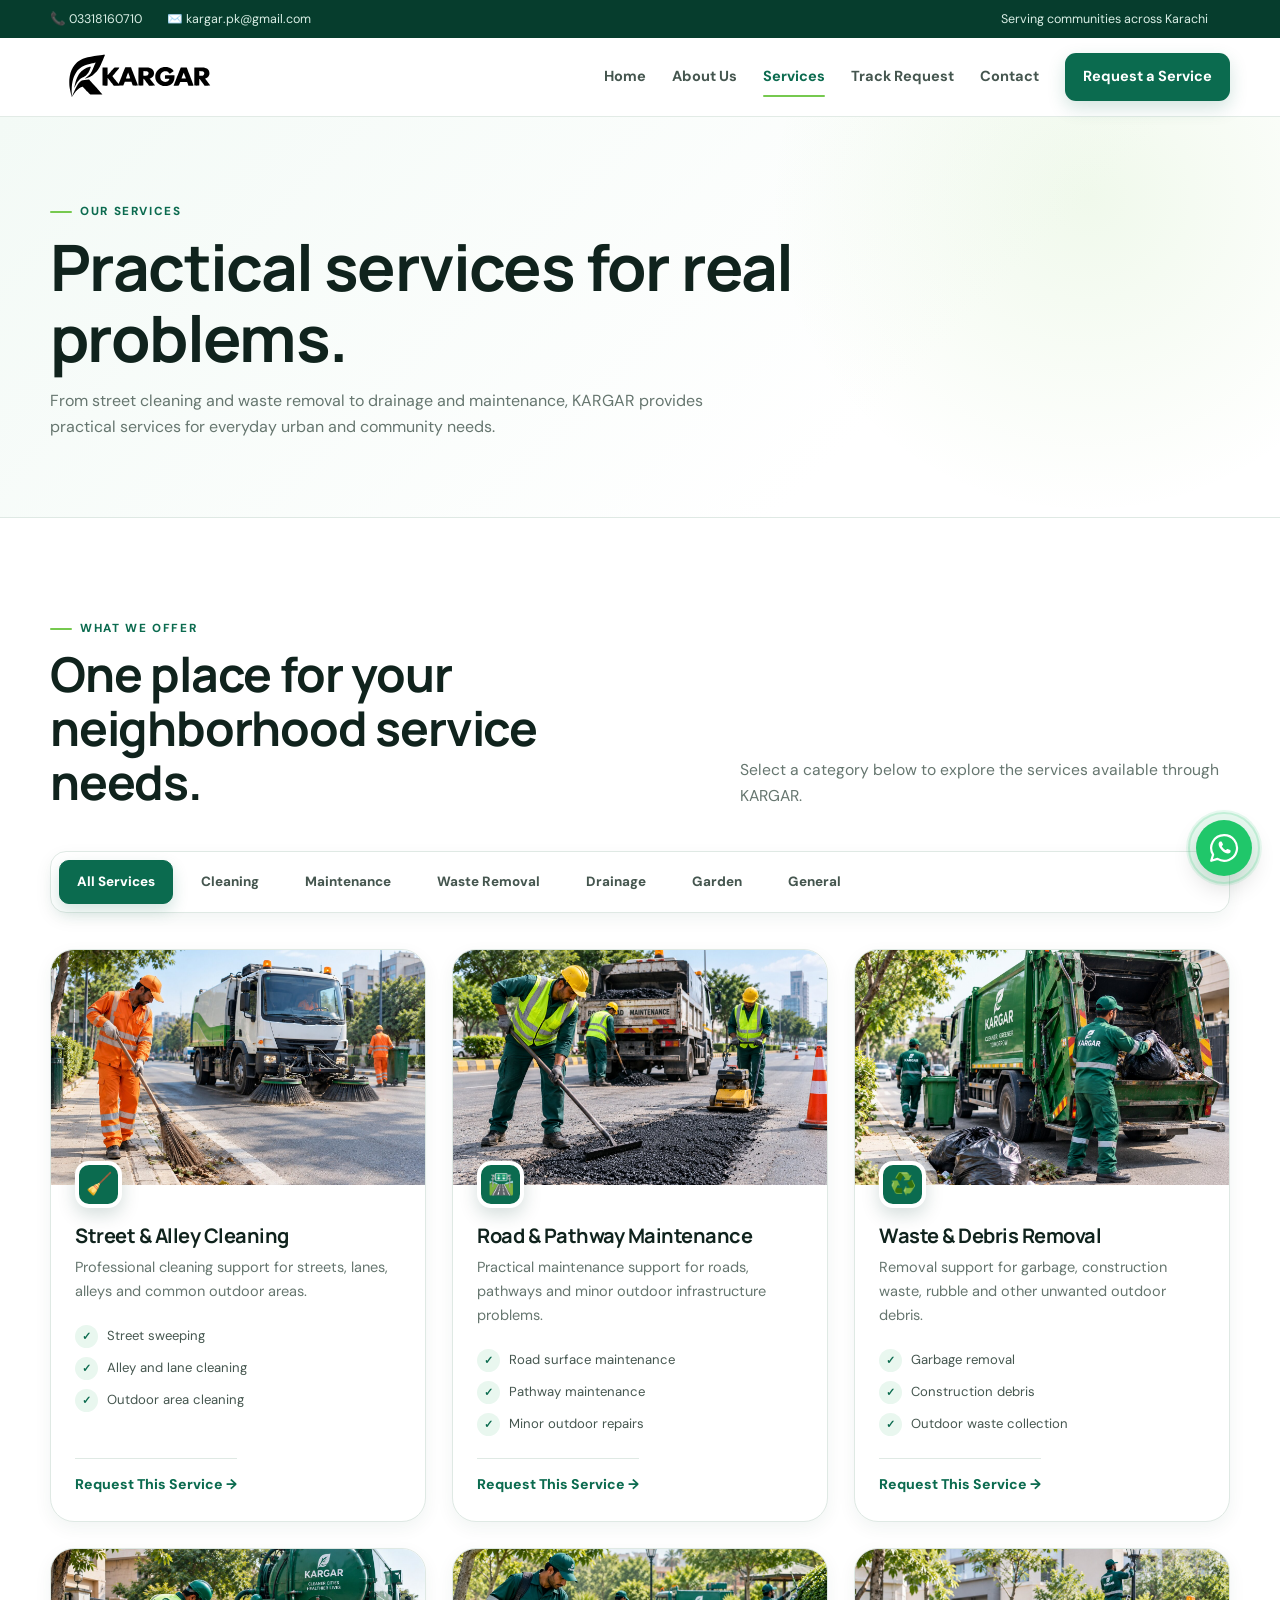
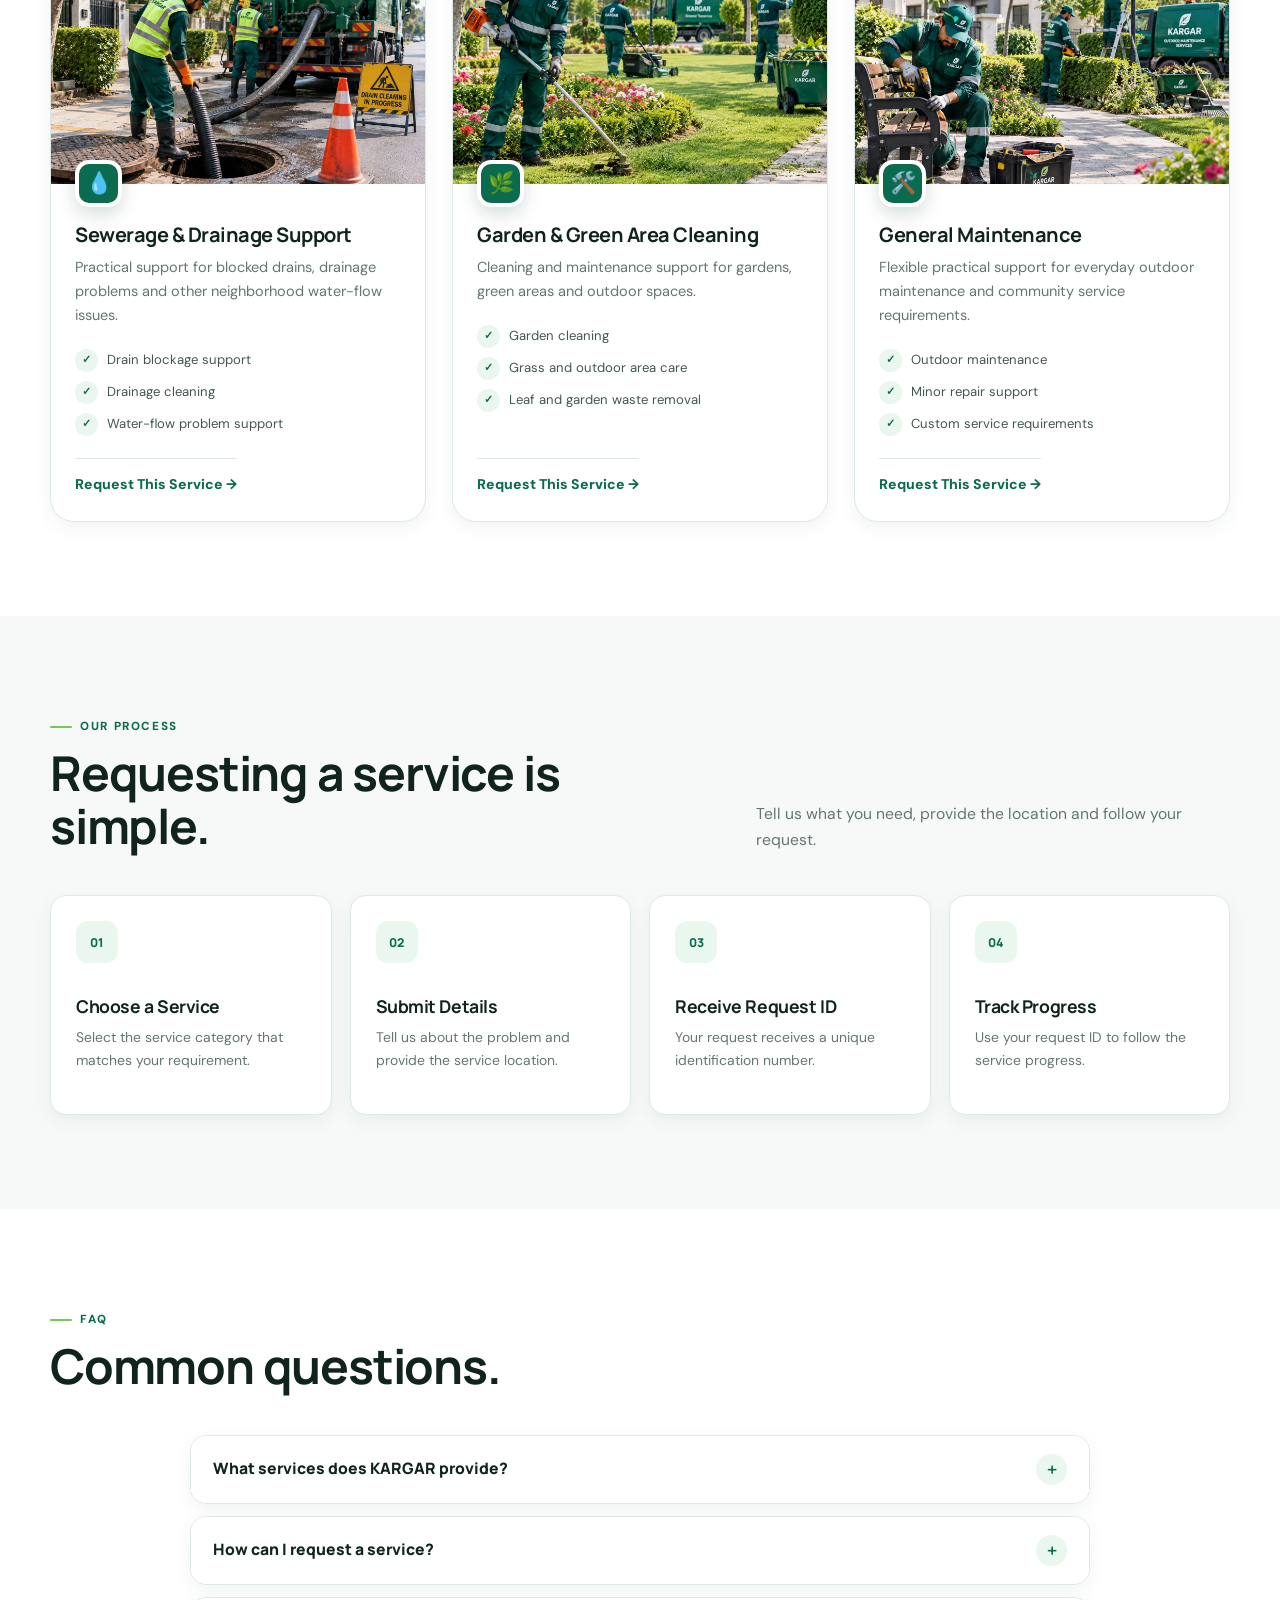
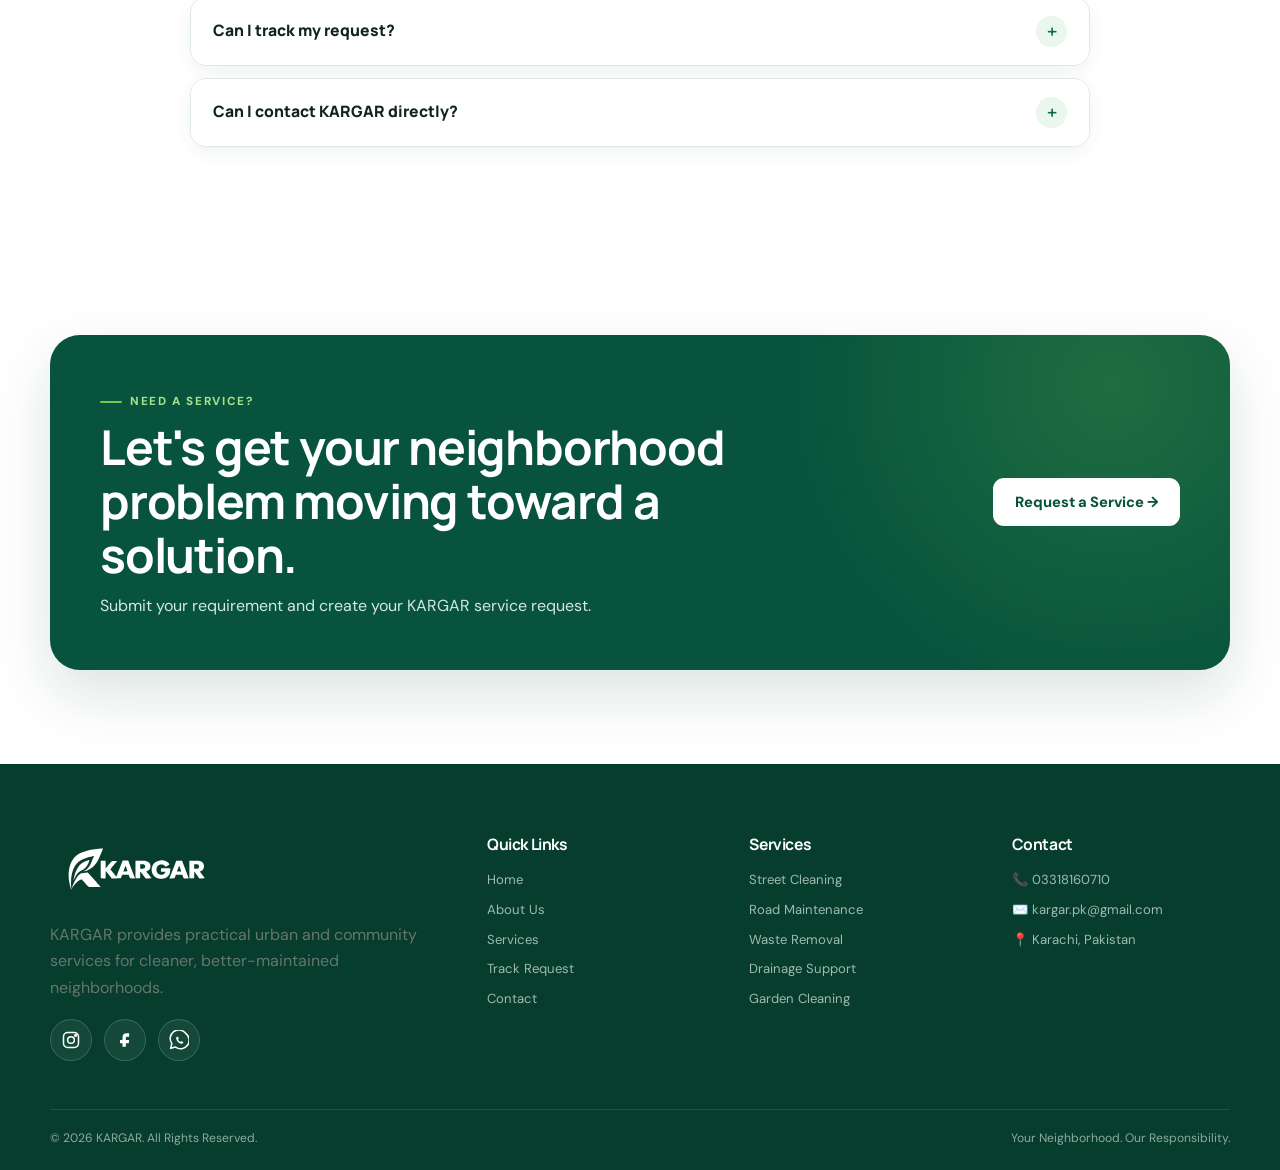
<file: services.html>
<!DOCTYPE html>
<html lang="en">
<head>

    <meta charset="UTF-8">

    <meta name="viewport"
          content="width=device-width, initial-scale=1.0">

    <meta name="description"
          content="Explore KARGAR urban cleaning, road maintenance, waste removal, drainage, garden and general maintenance services.">

    <title>Services | KARGAR</title>

    <link rel="preconnect"
          href="https://fonts.googleapis.com">

    <link rel="preconnect"
          href="https://fonts.gstatic.com"
          crossorigin>

    <link href="https://fonts.googleapis.com/css2?family=DM+Sans:wght@400;500;600;700&family=Manrope:wght@600;700;800&display=swap"
          rel="stylesheet">

    <link rel="stylesheet"
          href="css/style.css">

</head>

<body>


<!-- =====================================================
     TOP BAR
===================================================== -->

<div class="top-bar">

    <div class="container top-bar-content">

        <div>

            <span>📞 03318160710</span>

            <span>✉️ kargar.pk@gmail.com</span>

        </div>

        <div>

            <span>
                Serving communities across Karachi
            </span>

        </div>

    </div>

</div>



<!-- =====================================================
     NAVIGATION
===================================================== -->

<header class="navbar">

    <div class="container nav-container">


        <a href="index.html"
           class="logo">

            <img src="images/logo.svg"
                 alt="KARGAR Urban Services">

        </a>


        <button class="menu-btn"
                id="menuBtn"
                aria-label="Open navigation menu"
                aria-expanded="false">

            ☰

        </button>


        <nav class="nav-links"
             id="navLinks">


            <a href="index.html">
                Home
            </a>


            <a href="about.html">
                About Us
            </a>


            <a href="services.html"
               class="active">

                Services

            </a>


            <a href="tracking.html">
                Track Request
            </a>


            <a href="contact.html">
                Contact
            </a>


            <a href="booking.html"
               class="nav-button">

                Request a Service

            </a>


        </nav>

    </div>

</header>



<!-- =====================================================
     PAGE HERO
===================================================== -->

<section class="page-hero">

    <div class="container">

        <div class="reveal">


            <span class="eyebrow">
                OUR SERVICES
            </span>


            <h1>

                Practical services for
                <span>real problems.</span>

            </h1>


            <p>

                From street cleaning and waste removal
                to drainage and maintenance, KARGAR provides
                practical services for everyday urban and
                community needs.

            </p>


        </div>

    </div>

</section>



<!-- =====================================================
     SERVICES INTRO
===================================================== -->

<section class="section">

    <div class="container">


        <div class="section-heading reveal">

            <div>

                <span class="eyebrow">
                    WHAT WE OFFER
                </span>


                <h2>
                    One place for your neighborhood
                    service needs.
                </h2>

            </div>


            <p>

                Select a category below to explore the
                services available through KARGAR.

            </p>

        </div>



        <!-- =================================================
             SERVICE FILTER
        ================================================= -->

        <div class="filter-bar reveal">


            <button class="filter active"
                    data-filter="all">

                All Services

            </button>


            <button class="filter"
                    data-filter="cleaning">

                Cleaning

            </button>


            <button class="filter"
                    data-filter="maintenance">

                Maintenance

            </button>


            <button class="filter"
                    data-filter="waste">

                Waste Removal

            </button>


            <button class="filter"
                    data-filter="drainage">

                Drainage

            </button>


            <button class="filter"
                    data-filter="garden">

                Garden

            </button>


            <button class="filter"
                    data-filter="general">

                General

            </button>


        </div>



        <!-- =================================================
             SERVICES GRID
        ================================================= -->

        <div class="service-grid"
             id="servicesGrid">



            <!-- STREET CLEANING -->

            <article class="service-card reveal"
                     data-category="cleaning">


                <img src="images/street-cleaning.jpg"
                     alt="Street and alley cleaning service"
                     loading="lazy">


                <div class="service-content">


                    <div class="service-icon">
                        🧹
                    </div>


                    <h3>
                        Street & Alley Cleaning
                    </h3>


                    <p>

                        Professional cleaning support for
                        streets, lanes, alleys and common
                        outdoor areas.

                    </p>


                    <ul class="check-list">


                        <li class="check">

                            <span>✓</span>

                            <div>
                                Street sweeping
                            </div>

                        </li>


                        <li class="check">

                            <span>✓</span>

                            <div>
                                Alley and lane cleaning
                            </div>

                        </li>


                        <li class="check">

                            <span>✓</span>

                            <div>
                                Outdoor area cleaning
                            </div>

                        </li>


                    </ul>


                    <a href="booking.html?service=Street%20%26%20Alley%20Cleaning">

                        Request This Service →

                    </a>


                </div>

            </article>



            <!-- ROAD MAINTENANCE -->

            <article class="service-card reveal"
                     data-category="maintenance">


                <img src="images/road-maintenance.jpg"
                     alt="Road and pathway maintenance service"
                     loading="lazy">


                <div class="service-content">


                    <div class="service-icon">
                        🛣️
                    </div>


                    <h3>
                        Road & Pathway Maintenance
                    </h3>


                    <p>

                        Practical maintenance support for
                        roads, pathways and minor outdoor
                        infrastructure problems.

                    </p>


                    <ul class="check-list">


                        <li class="check">

                            <span>✓</span>

                            <div>
                                Road surface maintenance
                            </div>

                        </li>


                        <li class="check">

                            <span>✓</span>

                            <div>
                                Pathway maintenance
                            </div>

                        </li>


                        <li class="check">

                            <span>✓</span>

                            <div>
                                Minor outdoor repairs
                            </div>

                        </li>


                    </ul>


                    <a href="booking.html?service=Road%20%26%20Pathway%20Maintenance">

                        Request This Service →

                    </a>


                </div>

            </article>



            <!-- WASTE REMOVAL -->

            <article class="service-card reveal"
                     data-category="waste">


                <img src="images/waste-removal.jpg"
                     alt="Waste and debris removal service"
                     loading="lazy">


                <div class="service-content">


                    <div class="service-icon">
                        ♻️
                    </div>


                    <h3>
                        Waste & Debris Removal
                    </h3>


                    <p>

                        Removal support for garbage,
                        construction waste, rubble and
                        other unwanted outdoor debris.

                    </p>


                    <ul class="check-list">


                        <li class="check">

                            <span>✓</span>

                            <div>
                                Garbage removal
                            </div>

                        </li>


                        <li class="check">

                            <span>✓</span>

                            <div>
                                Construction debris
                            </div>

                        </li>


                        <li class="check">

                            <span>✓</span>

                            <div>
                                Outdoor waste collection
                            </div>

                        </li>


                    </ul>


                    <a href="booking.html?service=Waste%20%26%20Debris%20Removal">

                        Request This Service →

                    </a>


                </div>

            </article>



            <!-- DRAINAGE -->

            <article class="service-card reveal"
                     data-category="drainage">


                <img src="images/drainage.jpg"
                     alt="Drainage and sewerage support"
                     loading="lazy">


                <div class="service-content">


                    <div class="service-icon">
                        💧
                    </div>


                    <h3>
                        Sewerage & Drainage Support
                    </h3>


                    <p>

                        Practical support for blocked drains,
                        drainage problems and other
                        neighborhood water-flow issues.

                    </p>


                    <ul class="check-list">


                        <li class="check">

                            <span>✓</span>

                            <div>
                                Drain blockage support
                            </div>

                        </li>


                        <li class="check">

                            <span>✓</span>

                            <div>
                                Drainage cleaning
                            </div>

                        </li>


                        <li class="check">

                            <span>✓</span>

                            <div>
                                Water-flow problem support
                            </div>

                        </li>


                    </ul>


                    <a href="booking.html?service=Sewerage%20%26%20Drainage%20Support">

                        Request This Service →

                    </a>


                </div>

            </article>



            <!-- GARDEN -->

            <article class="service-card reveal"
                     data-category="garden">


                <img src="images/garden-cleaning.jpg"
                     alt="Garden and green area cleaning service"
                     loading="lazy">


                <div class="service-content">


                    <div class="service-icon">
                        🌿
                    </div>


                    <h3>
                        Garden & Green Area Cleaning
                    </h3>


                    <p>

                        Cleaning and maintenance support
                        for gardens, green areas and
                        outdoor spaces.

                    </p>


                    <ul class="check-list">


                        <li class="check">

                            <span>✓</span>

                            <div>
                                Garden cleaning
                            </div>

                        </li>


                        <li class="check">

                            <span>✓</span>

                            <div>
                                Grass and outdoor area care
                            </div>

                        </li>


                        <li class="check">

                            <span>✓</span>

                            <div>
                                Leaf and garden waste removal
                            </div>

                        </li>


                    </ul>


                    <a href="booking.html?service=Garden%20%26%20Green%20Area%20Cleaning">

                        Request This Service →

                    </a>


                </div>

            </article>



            <!-- GENERAL MAINTENANCE -->

            <article class="service-card reveal"
                     data-category="general">


                <img src="images/general-maintenance.jpg"
                     alt="General urban maintenance service"
                     loading="lazy">


                <div class="service-content">


                    <div class="service-icon">
                        🛠️
                    </div>


                    <h3>
                        General Maintenance
                    </h3>


                    <p>

                        Flexible practical support for
                        everyday outdoor maintenance and
                        community service requirements.

                    </p>


                    <ul class="check-list">


                        <li class="check">

                            <span>✓</span>

                            <div>
                                Outdoor maintenance
                            </div>

                        </li>


                        <li class="check">

                            <span>✓</span>

                            <div>
                                Minor repair support
                            </div>

                        </li>


                        <li class="check">

                            <span>✓</span>

                            <div>
                                Custom service requirements
                            </div>

                        </li>


                    </ul>


                    <a href="booking.html?service=General%20Maintenance">

                        Request This Service →

                    </a>


                </div>

            </article>



        </div>

    </div>

</section>



<!-- =====================================================
     SERVICE PROCESS
===================================================== -->

<section class="section section-light">

    <div class="container">


        <div class="section-heading reveal">

            <div>

                <span class="eyebrow">
                    OUR PROCESS
                </span>


                <h2>
                    Requesting a service is simple.
                </h2>

            </div>


            <p>

                Tell us what you need, provide the
                location and follow your request.

            </p>

        </div>



        <div class="steps">


            <div class="step reveal">

                <div class="step-number">
                    01
                </div>


                <h3>
                    Choose a Service
                </h3>


                <p>

                    Select the service category that
                    matches your requirement.

                </p>

            </div>



            <div class="step reveal">

                <div class="step-number">
                    02
                </div>


                <h3>
                    Submit Details
                </h3>


                <p>

                    Tell us about the problem and
                    provide the service location.

                </p>

            </div>



            <div class="step reveal">

                <div class="step-number">
                    03
                </div>


                <h3>
                    Receive Request ID
                </h3>


                <p>

                    Your request receives a unique
                    identification number.

                </p>

            </div>



            <div class="step reveal">

                <div class="step-number">
                    04
                </div>


                <h3>
                    Track Progress
                </h3>


                <p>

                    Use your request ID to follow
                    the service progress.

                </p>

            </div>


        </div>

    </div>

</section>



<!-- =====================================================
     FAQ
===================================================== -->

<section class="section">

    <div class="container">


        <div class="section-heading reveal">

            <div>

                <span class="eyebrow">
                    FAQ
                </span>


                <h2>
                    Common questions.
                </h2>

            </div>

        </div>



        <div class="faq reveal">


            <div class="faq-item">


                <button class="faq-q"
                        type="button">

                    What services does KARGAR provide?

                    <span>+</span>

                </button>


                <div class="faq-a">

                    <p>

                        KARGAR provides practical urban and
                        community services including street
                        cleaning, road and pathway maintenance,
                        waste removal, drainage support,
                        garden cleaning and general maintenance.

                    </p>

                </div>

            </div>



            <div class="faq-item">


                <button class="faq-q"
                        type="button">

                    How can I request a service?

                    <span>+</span>

                </button>


                <div class="faq-a">

                    <p>

                        Go to the Request a Service page,
                        select the service you need, enter
                        your location and describe the problem.
                        After submission, you receive a
                        unique request ID.

                    </p>

                </div>

            </div>



            <div class="faq-item">


                <button class="faq-q"
                        type="button">

                    Can I track my request?

                    <span>+</span>

                </button>


                <div class="faq-a">

                    <p>

                        Yes. After submitting a request,
                        you receive a unique KARGAR request ID.
                        Enter that ID on the Track Request page
                        to view the request status.

                    </p>

                </div>

            </div>



            <div class="faq-item">


                <button class="faq-q"
                        type="button">

                    Can I contact KARGAR directly?

                    <span>+</span>

                </button>


                <div class="faq-a">

                    <p>

                        Yes. You can contact KARGAR through
                        WhatsApp, phone or email for service
                        questions and assistance.

                    </p>

                </div>

            </div>



        </div>

    </div>

</section>



<!-- =====================================================
     CTA
===================================================== -->

<section class="section">

    <div class="container">


        <div class="cta reveal">


            <div>

                <span class="eyebrow">
                    NEED A SERVICE?
                </span>


                <h2>
                    Let's get your neighborhood
                    problem moving toward a solution.
                </h2>


                <p>

                    Submit your requirement and create
                    your KARGAR service request.

                </p>

            </div>


            <a href="booking.html"
               class="btn btn-white">

                Request a Service →

            </a>


        </div>

    </div>

</section>



<!-- =====================================================
     FOOTER
===================================================== -->

<footer class="footer">

    <div class="container">

        <div class="footer-grid">

            <!-- ABOUT -->
            <div class="footer-about">

                <a href="index.html" class="footer-logo">
                    <img src="images/logo.svg" alt="KARGAR Logo">
                </a>

                <p>
                    KARGAR provides practical urban and
                    community services for cleaner,
                    better-maintained neighborhoods.
                </p>

                <div class="social-links">

                    <!-- Instagram -->
                    <a href="https://www.instagram.com/kargar_pk"
                       target="_blank"
                       rel="noopener noreferrer"
                       aria-label="KARGAR on Instagram"
                       title="Instagram">
                        <svg viewBox="0 0 24 24" aria-hidden="true">
                            <rect x="3" y="3" width="18" height="18" rx="5"></rect>
                            <circle cx="12" cy="12" r="4"></circle>
                            <circle cx="17.5" cy="6.5" r="1"></circle>
                        </svg>
                    </a>

                    <!-- Facebook -->
                    <a href="https://www.facebook.com/share/1bEus6Et1P/"
                       target="_blank"
                       rel="noopener noreferrer"
                       aria-label="KARGAR on Facebook"
                       title="Facebook">
                        <svg viewBox="0 0 24 24" aria-hidden="true">
                            <path d="M14 8h3V4h-3c-3.3 0-5 1.9-5 5v3H6v4h3v4h4v-4h3.5l.5-4H13V9c0-.7.3-1 1-1z"></path>
                        </svg>
                    </a>

                    <!-- WhatsApp -->
                    <a href="https://wa.me/923318160710"
                       target="_blank"
                       rel="noopener noreferrer"
                       aria-label="KARGAR on WhatsApp"
                       title="WhatsApp">
                        <svg viewBox="0 0 24 24" aria-hidden="true">
                            <path d="M20 4.1A10 10 0 0 0 3.4 16.2L2 22l5.9-1.5A10 10 0 1 0 20 4.1Z" fill="none" stroke="currentColor" stroke-width="1.8" stroke-linejoin="round"></path>
                            <path d="M9.2 8.5c.2-.3.5-.4.8-.4h.5c.2 0 .4.1.5.4l.7 1.7c.1.2.1.4-.1.6l-.6.7c-.1.1-.1.3 0 .5.6.9 1.3 1.6 2.2 2.2.2.1.4.1.5 0l.7-.6c.2-.1.4-.2.6-.1l1.7.7c.2.1.4.3.4.5v.5c0 .3-.1.6-.4.8-.4.4-.9.5-1.5.5-1.3 0-2.9-.8-4.4-2.2-1.5-1.5-2.2-3.1-2.2-4.4 0-.6.2-1.1.5-1.5Z" fill="currentColor"></path>
                        </svg>
                    </a>

                </div>

            </div>

            <!-- QUICK LINKS -->
            <div>
                <h3>Quick Links</h3>
                <ul>
                    <li><a href="index.html">Home</a></li>
                    <li><a href="about.html">About Us</a></li>
                    <li><a href="services.html">Services</a></li>
                    <li><a href="tracking.html">Track Request</a></li>
                    <li><a href="contact.html">Contact</a></li>
                </ul>
            </div>

            <!-- SERVICES -->
            <div>
                <h3>Services</h3>
                <ul>
                    <li><a href="booking.html?service=Street%20%26%20Alley%20Cleaning">Street Cleaning</a></li>
                    <li><a href="booking.html?service=Road%20%26%20Pathway%20Maintenance">Road Maintenance</a></li>
                    <li><a href="booking.html?service=Waste%20%26%20Debris%20Removal">Waste Removal</a></li>
                    <li><a href="booking.html?service=Sewerage%20%26%20Drainage%20Support">Drainage Support</a></li>
                    <li><a href="booking.html?service=Garden%20%26%20Green%20Area%20Cleaning">Garden Cleaning</a></li>
                </ul>
            </div>

            <!-- CONTACT -->
            <div>
                <h3>Contact</h3>
                <ul>
                    <li>📞 03318160710</li>
                    <li>✉️ kargar.pk@gmail.com</li>
                    <li>📍 Karachi, Pakistan</li>
                </ul>
            </div>

        </div>

        <div class="copyright">
            <p>© 2026 KARGAR. All Rights Reserved.</p>
            <p>Your Neighborhood. Our Responsibility.</p>
        </div>

    </div>

</footer>


<!-- =====================================================
     WHATSAPP BUTTON
===================================================== -->

<a href="https://wa.me/923318160710"
   class="whatsapp-button"
   target="_blank"
   rel="noopener noreferrer"
   aria-label="Contact KARGAR on WhatsApp"
   title="Chat with KARGAR on WhatsApp">

    <svg viewBox="0 0 32 32" aria-hidden="true">

        <path
            d="M16 3.2A12.8 12.8 0 0 0 5.1 22.7L3.2 28.8l6.3-1.9A12.8 12.8 0 1 0 16 3.2Z"
            fill="none"
            stroke="white"
            stroke-width="2.2"
            stroke-linejoin="round"
        />

        <path
            d="M11.3 9.9c.3-.4.7-.5 1.1-.5h.8c.3 0 .6.2.7.5l1 2.4c.1.3.1.6-.1.8l-.8 1
            c-.2.2-.2.5 0 .7.8 1.3 1.9 2.4 3.2 3.2.2.2.5.1.7 0l1-.8
            c.2-.2.5-.2.8-.1l2.4 1c.3.1.5.4.5.7v.8c0 .4-.2.8-.5 1.1
            -.5.5-1.3.8-2.1.8-1.8 0-4.1-1.1-6.2-3.2
            -2.1-2.1-3.2-4.4-3.2-6.2 0-.8.3-1.6.8-2.1Z"
            fill="white"
        />

    </svg>

</a>

</a>



<!-- =====================================================
     BACK TO TOP
===================================================== -->

<button id="backTop"
        class="back-top"
        aria-label="Back to top">

    ↑

</button>



<!-- =====================================================
     TOAST
===================================================== -->

<div id="toast"
     class="toast">
</div>



<!-- =====================================================
     JAVASCRIPT
===================================================== -->

<script src="js/script.js"></script>


</body>
</html>
</file>
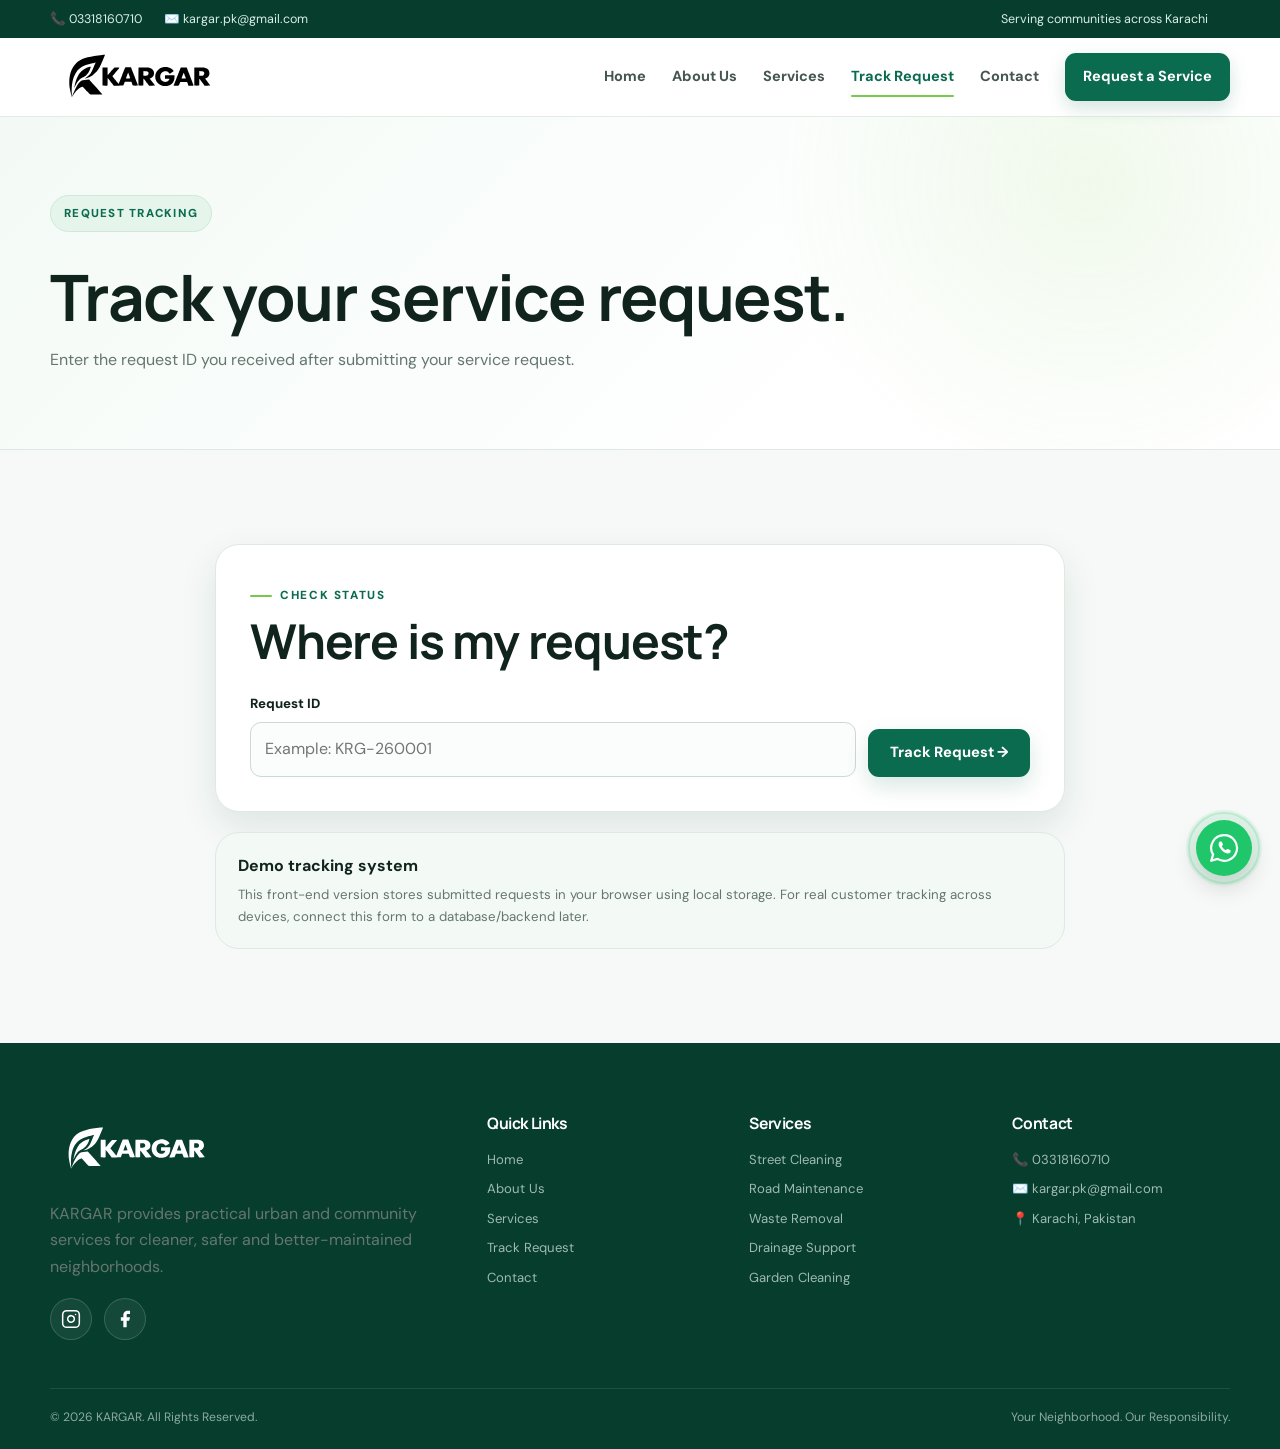
<file: tracking.html>
<!DOCTYPE html>
<html lang="en">
<head>
    <meta charset="UTF-8">
    <meta name="viewport" content="width=device-width, initial-scale=1.0">
    <meta name="description" content="Track your KARGAR urban service request.">
    <title>Track Request | KARGAR</title>
    <link rel="preconnect" href="https://fonts.googleapis.com">
    <link rel="preconnect" href="https://fonts.gstatic.com" crossorigin>
    <link href="https://fonts.googleapis.com/css2?family=DM+Sans:wght@400;500;600;700&family=Manrope:wght@600;700;800&display=swap" rel="stylesheet">
    <link rel="stylesheet" href="css/style.css">
</head>
<body>

<div class="top-bar"><div class="container top-bar-content">
    <div><span>📞 03318160710</span><span>✉️ kargar.pk@gmail.com</span></div>
    <div><span>Serving communities across Karachi</span></div>
</div></div>

<header class="navbar"><div class="container nav-container">
    <a href="index.html" class="logo"><img src="images/logo.svg" alt="KARGAR Urban Services"></a>
    <button class="menu-btn" id="menuBtn" aria-label="Open navigation" aria-expanded="false">☰</button>
    <nav class="nav-links" id="navLinks">
        <a href="index.html">Home</a><a href="about.html">About Us</a><a href="services.html">Services</a>
        <a href="tracking.html" class="active">Track Request</a><a href="contact.html">Contact</a>
        <a href="booking.html" class="nav-button">Request a Service</a>
    </nav>
</div></header>

<main>
<section class="page-hero"><div class="container">
    <span class="badge">REQUEST TRACKING</span>
    <h1>Track your service request.</h1>
    <p>Enter the request ID you received after submitting your service request.</p>
</div></section>

<section class="section section-light">
    <div class="container narrow-container">
        <div class="form-card">
            <span class="eyebrow">CHECK STATUS</span>
            <h2>Where is my request?</h2>
            <form id="trackingForm" class="tracking-form">
                <div class="form-group">
                    <label for="requestId">Request ID</label>
                    <input id="requestId" name="requestId" required placeholder="Example: KRG-260001">
                </div>
                <button class="btn btn-primary" type="submit">Track Request →</button>
            </form>
            <div id="trackingResult" class="tracking-result hidden"></div>
        </div>

        <div class="notice-card">
            <strong>Demo tracking system</strong>
            <p>This front-end version stores submitted requests in your browser using local storage. For real customer tracking across devices, connect this form to a database/backend later.</p>
        </div>
    </div>
</section>
</main>

<footer class="footer"><div class="container">
    <div class="footer-grid">
        <div class="footer-about">
            <a href="index.html" class="footer-logo"><img src="images/logo.svg" alt="KARGAR Logo"></a>
            <p>KARGAR provides practical urban and community services for cleaner, safer and better-maintained neighborhoods.</p>
            <div class="social-links">
                <a href="https://www.instagram.com/kargar_pk" target="_blank" rel="noopener" aria-label="Instagram">
                    <svg width="20" height="20" viewBox="0 0 24 24" fill="none" stroke="currentColor" stroke-width="2" stroke-linecap="round" stroke-linejoin="round"><rect x="2" y="2" width="20" height="20" rx="5" ry="5"></rect><path d="M16 11.37A4 4 0 1 1 12.63 8 4 4 0 0 1 16 11.37z"></path><line x1="17.5" y1="6.5" x2="17.51" y2="6.5"></line></svg>
                </a>
                <a href="https://www.facebook.com/share/1bEus6Et1P/" target="_blank" rel="noopener" aria-label="Facebook">
                    <svg width="20" height="20" viewBox="0 0 24 24" fill="none" stroke="currentColor" stroke-width="2" stroke-linecap="round" stroke-linejoin="round"><path d="M18 2h-3a5 5 0 0 0-5 5v3H7v4h3v8h4v-8h3l1-4h-4V7a1 1 0 0 1 1-1h3z"></path></svg>
                </a>
            </div>
        </div>
        <div><h3>Quick Links</h3><ul><li><a href="index.html">Home</a></li><li><a href="about.html">About Us</a></li><li><a href="services.html">Services</a></li><li><a href="tracking.html">Track Request</a></li><li><a href="contact.html">Contact</a></li></ul></div>
        <div><h3>Services</h3><ul><li><a href="services.html">Street Cleaning</a></li><li><a href="services.html">Road Maintenance</a></li><li><a href="services.html">Waste Removal</a></li><li><a href="services.html">Drainage Support</a></li><li><a href="services.html">Garden Cleaning</a></li></ul></div>
        <div><h3>Contact</h3><ul><li>📞 03318160710</li><li>✉️ kargar.pk@gmail.com</li><li>📍 Karachi, Pakistan</li></ul></div>
    </div>
    <div class="copyright"><p>© 2026 KARGAR. All Rights Reserved.</p><p>Your Neighborhood. Our Responsibility.</p></div>
</div></footer>
<a href="https://wa.me/923318160710"
   class="whatsapp-button"
   target="_blank"
   rel="noopener noreferrer"
   aria-label="Contact KARGAR on WhatsApp"
   title="Chat with KARGAR on WhatsApp">

    <svg viewBox="0 0 32 32" aria-hidden="true">
        <path
            d="M16 3.2A12.8 12.8 0 0 0 5.1 22.7L3.2 28.8l6.3-1.9A12.8 12.8 0 1 0 16 3.2Z"
            fill="none"
            stroke="white"
            stroke-width="2.2"
            stroke-linejoin="round"
        />

        <path
            d="M11.3 9.9c.3-.4.7-.5 1.1-.5h.8c.3 0 .6.2.7.5l1 2.4c.1.3.1.6-.1.8l-.8 1
            c-.2.2-.2.5 0 .7.8 1.3 1.9 2.4 3.2 3.2.2.2.5.1.7 0l1-.8
            c.2-.2.5-.2.8-.1l2.4 1c.3.1.5.4.5.7v.8c0 .4-.2.8-.5 1.1
            -.5.5-1.3.8-2.1.8-1.8 0-4.1-1.1-6.2-3.2
            -2.1-2.1-3.2-4.4-3.2-6.2 0-.8.3-1.6.8-2.1Z"
            fill="white"
        />
    </svg>

</a>
<button id="backTop" class="back-top" aria-label="Back to top">↑</button>
<div id="toast" class="toast"></div>
<script src="js/script.js"></script>
</body>
</html>
</file>
<file: css/style.css>
/* KARGAR Urban Services — modern responsive UI */

:root{
--green-900:#063d2d;--green-800:#07533d;--green-700:#0b6b4f;--green-600:#11815f;
--green-100:#e9f7ef;--green-50:#f3faf6;--lime:#76c94f;
--ink:#10231d;--muted:#66766f;--muted-dark:#45564f;--white:#fff;
--soft:#f6f9f7;--line:#dfe9e4;--line-dark:#cbdad3;
--shadow-sm:0 6px 18px rgba(6,61,45,.06);--shadow-md:0 14px 36px rgba(6,61,45,.10);
--shadow-lg:0 24px 60px rgba(6,61,45,.14);--radius-md:16px;--radius-lg:24px;--radius-xl:30px;
}
*,*::before,*::after{box-sizing:border-box;margin:0;padding:0}
html{scroll-behavior:smooth;scroll-padding-top:90px}
body{min-height:100vh;font-family:"DM Sans",Arial,sans-serif;color:var(--ink);background:#fff;line-height:1.65;-webkit-font-smoothing:antialiased}
img{display:block;max-width:100%}a{text-decoration:none;color:inherit}
button,input,select,textarea{font:inherit}.container{width:min(1180px,calc(100% - 40px));margin:auto}
h1,h2,h3,h4{font-family:"Manrope",Arial,sans-serif;color:var(--ink);line-height:1.12;letter-spacing:-.025em}
h1{font-size:clamp(2.5rem,5vw,4.5rem)}h2{font-size:clamp(2rem,4vw,3rem)}
p{color:var(--muted)}
.eyebrow{display:inline-flex;align-items:center;gap:8px;color:var(--green-700);font-size:.73rem;font-weight:800;letter-spacing:.14em;text-transform:uppercase}
.eyebrow:before{content:"";width:22px;height:2px;border-radius:20px;background:var(--lime)}
.top-bar{background:var(--green-900);color:#d9eee5;font-size:.78rem}
.top-bar-content{min-height:38px;display:flex;align-items:center;justify-content:space-between;gap:20px}
.top-bar span{display:inline-block;margin-right:22px}
.navbar{position:sticky;top:0;z-index:1000;background:rgba(255,255,255,.94);backdrop-filter:blur(14px);border-bottom:1px solid rgba(223,233,228,.9)}
.nav-container{min-height:78px;display:flex;align-items:center;justify-content:space-between;gap:28px}
.logo{display:inline-flex;align-items:center}.logo img{width:176px;height:auto}
.nav-links{display:flex;align-items:center;justify-content:flex-end;gap:26px;font-size:.91rem;font-weight:700}
.nav-links a{position:relative;display:inline-flex;align-items:center;min-height:78px;color:var(--muted-dark);transition:.2s}
.nav-links a:hover,.nav-links a.active{color:var(--green-700)}
.nav-links a:not(.nav-button):after{content:"";position:absolute;left:0;right:0;bottom:19px;height:2px;border-radius:20px;background:var(--lime);transform:scaleX(0);transition:.2s}
.nav-links a:hover:after,.nav-links a.active:after{transform:scaleX(1)}
.nav-links .nav-button{min-height:auto;padding:12px 18px;border-radius:11px;background:var(--green-700);color:#fff;box-shadow:0 7px 18px rgba(11,107,79,.18)}
.nav-links .nav-button:hover{background:var(--green-900);color:#fff}.nav-links .nav-button:after{display:none}
.menu-btn{display:none;width:44px;height:44px;border:1px solid var(--line);border-radius:11px;background:#fff;color:var(--green-700);font-size:1.4rem}
.btn{display:inline-flex;align-items:center;justify-content:center;gap:8px;min-height:48px;padding:12px 21px;border:1px solid transparent;border-radius:11px;font-size:.92rem;font-weight:800;line-height:1;transition:.2s}
.btn:hover{transform:translateY(-2px)}.btn-primary{background:var(--green-700);color:#fff;box-shadow:0 9px 22px rgba(11,107,79,.16)}
.btn-primary:hover{background:var(--green-900)}.btn-outline{background:#fff;color:var(--green-700);border-color:var(--green-700)}
.btn-outline:hover{background:var(--green-700);color:#fff}.btn-white{background:#fff;color:var(--green-800)}
.hero{padding:88px 0 92px;background:radial-gradient(circle at 85% 20%,rgba(118,201,79,.12),transparent 32%),linear-gradient(135deg,var(--green-50),#fff 62%)}
.hero-grid{display:grid;grid-template-columns:.94fr 1.06fr;align-items:center;gap:64px}
.badge{display:inline-flex;padding:8px 13px;margin-bottom:20px;border:1px solid #cfe8d9;border-radius:999px;background:#e5f5eb;color:var(--green-700);font-size:.72rem;font-weight:800;letter-spacing:.11em}
.hero h1{max-width:720px;margin-bottom:22px}.hero h1 span{color:var(--green-700)}.hero p{max-width:650px;font-size:1.08rem}
.hero-buttons{display:flex;flex-wrap:wrap;gap:12px;margin-top:30px}.hero-image-container{position:relative}
.hero-image{width:100%;height:535px;object-fit:cover;border-radius:var(--radius-lg);box-shadow:var(--shadow-lg)}
.floating-card{position:absolute;left:-24px;bottom:26px;display:flex;align-items:center;gap:12px;padding:14px 17px;border:1px solid var(--line);border-radius:15px;background:rgba(255,255,255,.96);box-shadow:var(--shadow-md)}
.floating-icon{width:40px;height:40px;display:grid;place-items:center;border-radius:50%;background:var(--green-100);color:var(--green-700);font-weight:900}
.floating-card strong,.floating-card span{display:block}.floating-card span{color:var(--muted);font-size:.75rem}
.stats{padding:30px 0;background:var(--green-800);color:#fff}.stats-grid{display:grid;grid-template-columns:repeat(4,1fr)}
.stat{padding:8px 20px;text-align:center;border-right:1px solid rgba(255,255,255,.16)}.stat:last-child{border:0}
.stat strong{display:block;color:#fff;font:800 2.15rem/1.1 "Manrope",Arial,sans-serif}.stat span{color:#cfe6dc;font-size:.78rem}
.section{padding:94px 0}.section-light{background:var(--soft)}
.section-heading{display:flex;align-items:flex-end;justify-content:space-between;gap:50px;margin-bottom:42px}
.section-heading h2{max-width:700px;margin-top:9px}.section-heading>p{max-width:490px;font-size:.98rem}

/* SERVICES */
.service-grid{display:grid;grid-template-columns:repeat(3,minmax(0,1fr));gap:26px}
.service-card{position:relative;display:flex;flex-direction:column;overflow:hidden;border:1px solid var(--line);border-radius:var(--radius-lg);background:#fff;box-shadow:var(--shadow-sm);transition:.28s}
.service-card:before{content:"";position:absolute;top:0;left:0;width:100%;height:4px;z-index:2;background:linear-gradient(90deg,var(--green-700),var(--lime));transform:scaleX(0);transform-origin:left;transition:.3s}
.service-card:hover{transform:translateY(-8px);border-color:#c9ddd4;box-shadow:var(--shadow-lg)}
.service-card:hover:before{transform:scaleX(1)}
.service-card>img{width:100%;height:235px;object-fit:cover;background:#eaf2ee;transition:.45s}
.service-card:hover>img{transform:scale(1.035)}
.service-content{position:relative;display:flex;flex:1;flex-direction:column;padding:24px 24px 25px}
.service-icon{width:47px;height:47px;display:grid;place-items:center;margin-top:-48px;margin-bottom:17px;border:4px solid #fff;border-radius:14px;background:var(--green-700);color:#fff;font-size:1.32rem;box-shadow:0 7px 18px rgba(6,61,45,.17)}
.service-content h3{font-size:1.25rem;margin-bottom:9px}.service-content p{margin-bottom:21px;font-size:.91rem;line-height:1.65}
.service-content a{display:inline-flex;align-items:center;gap:7px;width:max-content;margin-top:auto;padding-top:14px;border-top:1px solid var(--line);color:var(--green-700);font-size:.88rem;font-weight:800;transition:.2s}
.service-content a:hover{gap:11px;color:var(--green-900)}.center-button{margin-top:38px;text-align:center}
.services-page{background:var(--soft)}.services-intro{max-width:760px;margin:0 auto 46px;text-align:center}
.services-intro h2{margin:10px 0 14px}.services-grid{display:grid;grid-template-columns:repeat(3,minmax(0,1fr));gap:26px}
.service-feature{overflow:hidden;border:1px solid var(--line);border-radius:var(--radius-lg);background:#fff;box-shadow:var(--shadow-sm);transition:.25s}
.service-feature:hover{transform:translateY(-7px);box-shadow:var(--shadow-lg)}.service-feature img{width:100%;height:250px;object-fit:cover}
.service-feature-content{padding:24px}.service-feature-content h3{margin-bottom:9px}.service-feature-content p{margin-bottom:18px}.service-feature-content a{color:var(--green-700);font-weight:800}

/* CONTENT */
.problem-grid{display:grid;grid-template-columns:1fr 1fr;gap:70px;align-items:center}.problem-image img{width:100%;height:520px;object-fit:cover;border-radius:var(--radius-lg);box-shadow:var(--shadow-md)}
.problem-content h2{margin:10px 0 18px}.check-list{margin-top:28px;list-style:none}.check{display:flex;align-items:flex-start;gap:13px;margin:18px 0}
.check>span{width:29px;height:29px;display:grid;place-items:center;flex:none;border-radius:50%;background:var(--green-100);color:var(--green-700);font-weight:900}.check strong{display:block}.check p{font-size:.86rem}
.steps{display:grid;grid-template-columns:repeat(4,1fr);gap:18px}.step{min-height:220px;padding:25px;border:1px solid var(--line);border-radius:16px;background:#fff;box-shadow:var(--shadow-sm);transition:.22s}
.step:hover{transform:translateY(-5px);box-shadow:var(--shadow-md)}.step-number{width:42px;height:42px;display:grid;place-items:center;margin-bottom:34px;border-radius:12px;background:var(--green-100);color:var(--green-700);font:800 .76rem "Manrope"}
.step h3{margin-bottom:9px;font-size:1.1rem}.step p{font-size:.87rem}
.cta{display:flex;align-items:center;justify-content:space-between;gap:34px;padding:50px;border-radius:var(--radius-xl);background:radial-gradient(circle at 90% 15%,rgba(118,201,79,.22),transparent 30%),var(--green-800);box-shadow:var(--shadow-lg)}
.cta .eyebrow{color:#a8df8b}.cta h2{max-width:750px;margin:9px 0 12px;color:#fff}.cta p{max-width:680px;color:#d3e9df}
.page-hero{padding:78px 0 76px;border-bottom:1px solid var(--line);background:radial-gradient(circle at 85% 20%,rgba(118,201,79,.11),transparent 28%),linear-gradient(135deg,var(--green-50),#fff 70%)}
.page-hero h1{max-width:900px;margin:9px 0 14px}.page-hero p{max-width:700px;font-size:1rem}

/* FORMS */
.form-layout{display:grid;grid-template-columns:minmax(0,1.65fr) minmax(270px,.75fr);gap:28px;align-items:start}
.form-card,.info-card,.notice-card{border:1px solid var(--line);border-radius:var(--radius-lg);background:#fff;box-shadow:var(--shadow-md)}
.form-card{padding:34px}.info-card{position:sticky;top:105px;padding:28px}.form-card h2,.info-card h3{margin:8px 0 26px}
.form-grid{display:grid;grid-template-columns:1fr 1fr;gap:19px}.form-group{display:flex;flex-direction:column;gap:7px}.form-group.full{grid-column:1/-1}
.form-group label{color:var(--ink);font-size:.83rem;font-weight:800}
.form-group input,.form-group select,.form-group textarea{width:100%;border:1px solid var(--line-dark);border-radius:11px;outline:none;padding:13px 14px;background:#fbfdfc;color:var(--ink);transition:.2s}
.form-group input:focus,.form-group select:focus,.form-group textarea:focus{border-color:var(--green-600);background:#fff;box-shadow:0 0 0 4px rgba(17,129,95,.09)}
.form-group textarea{min-height:150px;resize:vertical}form>.btn{margin-top:23px}
.number-list{list-style:none}.number-list li{display:flex;gap:13px;padding:17px 0;border-bottom:1px solid var(--line)}.number-list li:last-child{border:0}
.number-list span{width:34px;height:34px;display:grid;place-items:center;flex:none;border-radius:10px;background:var(--green-100);color:var(--green-700);font:800 .72rem "Manrope"}
.number-list strong{display:block;font-size:.88rem}.number-list p{font-size:.78rem}.text-link{color:var(--green-700);font-weight:800}
.success-box{margin-top:22px;padding:20px;border:1px solid #b9dfc6;border-radius:14px;background:#ecf9f0;color:#155b36}.hidden{display:none!important}
.narrow-container{width:min(850px,100%)}.tracking-form{display:flex;align-items:flex-end;gap:12px}.tracking-form .form-group{flex:1}
.tracking-result{margin-top:24px;padding:24px;border:1px solid var(--line);border-radius:16px;background:#f9fcfa}.status-pill{display:inline-flex;padding:6px 11px;margin:9px 0 14px;border-radius:999px;background:#e7f6eb;color:#17663d;font-size:.72rem;font-weight:800}
.notice-card{margin-top:20px;padding:20px 22px;background:var(--green-50);box-shadow:none}.notice-card p{margin-top:5px;font-size:.83rem}
.contact-grid{display:grid;grid-template-columns:.9fr 1.1fr;gap:70px;align-items:start}.contact-info h2{margin:9px 0 18px}.contact-info>p{margin-bottom:30px}
.contact-item{display:flex;align-items:flex-start;gap:14px;margin:20px 0}.contact-item>span{width:42px;height:42px;display:grid;place-items:center;flex:none;border-radius:12px;background:var(--green-100)}
.contact-item strong{display:block}.contact-item a{color:var(--green-700);font-weight:800}

/* FOOTER + FLOATING */
.footer{padding:72px 0 22px;background:var(--green-900);color:#d7e8e1}.footer-grid{display:grid;grid-template-columns:1.8fr 1fr 1fr 1fr;gap:44px}
.footer-logo img{width:170px;margin-bottom:18px;filter:brightness(0) invert(1)}.footer h3{margin-bottom:16px;color:#fff;font-size:.98rem}.footer ul{list-style:none}.footer li{margin:8px 0;color:#9fbab0;font-size:.82rem}
.footer li a:hover,.social-links a:hover{color:#fff}.social-links{display:flex;gap:14px;margin-top:18px}.social-links a{color:#fff;font-size:.8rem;font-weight:700}
.copyright{display:flex;justify-content:space-between;gap:20px;margin-top:48px;padding-top:18px;border-top:1px solid rgba(255,255,255,.1)}.copyright p{color:#8eaaa0;font-size:.76rem}
.whatsapp-button{position:fixed;right:24px;bottom:24px;z-index:900;width:55px;height:55px;display:grid;place-items:center;border-radius:50%;background:#25d366;color:#fff;font-size:1.45rem;box-shadow:0 12px 28px rgba(0,0,0,.2);transition:.2s}.whatsapp-button:hover{transform:translateY(-4px)}
.back-top{position:fixed;right:24px;bottom:91px;z-index:900;width:43px;height:43px;display:none;place-items:center;border:1px solid var(--line);border-radius:50%;background:#fff;color:var(--green-700);box-shadow:var(--shadow-sm)}.back-top.show{display:grid}
.toast{position:fixed;left:50%;bottom:24px;z-index:2000;max-width:calc(100% - 40px);padding:12px 18px;border-radius:10px;background:var(--ink);color:#fff;box-shadow:var(--shadow-lg);opacity:0;pointer-events:none;transform:translate(-50%,18px);transition:.25s}.toast.show{opacity:1;transform:translate(-50%,0)}
.reveal{opacity:0;transform:translateY(20px);transition:.65s ease}.reveal.visible{opacity:1;transform:none}
a:focus-visible,button:focus-visible,input:focus-visible,select:focus-visible,textarea:focus-visible{outline:3px solid rgba(118,201,79,.55);outline-offset:3px}

/* RESPONSIVE */
@media(max-width:1000px){
.nav-links{gap:16px;font-size:.84rem}.hero-grid{grid-template-columns:1fr;gap:45px}.hero-image{height:470px}
.service-grid,.services-grid{grid-template-columns:repeat(2,minmax(0,1fr))}.problem-grid{grid-template-columns:1fr;gap:45px}.problem-image img{height:450px}
.steps{grid-template-columns:repeat(2,1fr)}.form-layout{grid-template-columns:1fr}.info-card{position:static}.contact-grid{grid-template-columns:1fr;gap:45px}
.footer-grid{grid-template-columns:1.5fr 1fr 1fr}.footer-about{grid-column:1/-1}
}
@media(max-width:760px){
.container{width:min(1180px,calc(100% - 30px))}.top-bar-content{min-height:35px;justify-content:center}.top-bar-content>div:last-child{display:none}
.top-bar span{margin-right:13px;font-size:.7rem}.nav-container{min-height:68px}.logo img{width:145px}.menu-btn{display:grid;place-items:center}
.nav-links{position:absolute;top:68px;left:0;right:0;display:none;flex-direction:column;align-items:stretch;gap:0;padding:10px 15px 16px;border-bottom:1px solid var(--line);background:rgba(255,255,255,.98);box-shadow:var(--shadow-md)}
.nav-links.open{display:flex}.nav-links a{min-height:auto;padding:13px 8px}.nav-links a:not(.nav-button):after{display:none}.nav-links .nav-button{justify-content:center;margin-top:8px}
.hero{padding:62px 0 68px}.hero h1{font-size:clamp(2.35rem,12vw,3.25rem)}.hero p{font-size:.98rem}.hero-image{height:360px}
.floating-card{left:12px;right:12px;bottom:15px;padding:12px 14px}.stats-grid{grid-template-columns:1fr 1fr}.stat{padding:15px 8px;border-bottom:1px solid rgba(255,255,255,.14)}
.stat:nth-child(2),.stat:last-child{border-right:0}.stat:nth-child(3),.stat:nth-child(4){border-bottom:0}.stat strong{font-size:1.75rem}
.section{padding:68px 0}.section-heading{display:block;margin-bottom:32px}.section-heading>p{margin-top:15px}
.service-grid,.services-grid,.steps{grid-template-columns:1fr}.service-card>img{height:225px}.problem-image img{height:340px}
.cta{display:block;padding:34px 25px;border-radius:22px}.cta .btn{margin-top:22px}.page-hero{padding:58px 0}.page-hero h1{font-size:clamp(2.2rem,10vw,3rem)}
.form-card{padding:23px 18px}.form-grid{grid-template-columns:1fr}.form-group.full{grid-column:auto}.tracking-form{display:block}.tracking-form .btn{width:100%;margin-top:13px}
.contact-info h2{font-size:2.15rem}.footer{padding-top:55px}.footer-grid{grid-template-columns:1fr 1fr;gap:32px 20px}.footer-about{grid-column:1/-1}
.copyright{display:block;margin-top:35px}.copyright p+p{margin-top:5px}.whatsapp-button{right:16px;bottom:16px}.back-top{right:17px;bottom:82px}
}
@media(max-width:430px){
.container{width:min(1180px,calc(100% - 24px))}.logo img{width:135px}.hero-buttons{flex-direction:column;align-items:stretch}.hero-buttons .btn{width:100%}
.hero-image{height:300px}.floating-card{position:relative;left:auto;right:auto;bottom:auto;margin-top:-10px}.service-content{padding:22px 19px}.service-card>img{height:205px}
.form-card,.info-card{padding:21px 16px}.footer-grid{grid-template-columns:1fr}
}
@media(prefers-reduced-motion:reduce){
html{scroll-behavior:auto}*,*::before,*::after{animation-duration:.01ms!important;animation-iteration-count:1!important;transition-duration:.01ms!important}
.reveal{opacity:1;transform:none}
}


/* =========================================================
   SERVICES PAGE — FILTER BAR
   ========================================================= */
.filter-bar{
    display:flex;
    flex-wrap:wrap;
    align-items:center;
    gap:10px;
    margin:0 0 36px;
    padding:8px;
    border:1px solid var(--line);
    border-radius:16px;
    background:#fff;
    box-shadow:var(--shadow-sm);
}

.filter{
    appearance:none;
    border:1px solid transparent;
    border-radius:10px;
    background:transparent;
    color:var(--muted-dark);
    padding:11px 17px;
    min-height:44px;
    cursor:pointer;
    font-family:"DM Sans",Arial,sans-serif;
    font-size:.84rem;
    font-weight:800;
    line-height:1;
    transition:all .2s ease;
}

.filter:hover{
    background:var(--green-50);
    color:var(--green-700);
    border-color:#d5e9df;
    transform:translateY(-1px);
}

.filter.active{
    background:var(--green-700);
    color:#fff;
    border-color:var(--green-700);
    box-shadow:0 7px 16px rgba(11,107,79,.18);
}

.filter.active:hover{
    background:var(--green-800);
    color:#fff;
    border-color:var(--green-800);
}

.service-card.is-hidden{
    display:none;
}

/* =========================================================
   SERVICES PAGE — FEATURE LIST INSIDE CARDS
   ========================================================= */
.service-content .check-list{
    display:flex;
    flex-direction:column;
    gap:9px;
    margin:0 0 22px;
    padding:0;
    list-style:none;
}

.service-content .check-list .check{
    display:flex;
    align-items:center;
    gap:9px;
    margin:0;
    padding:0;
    color:var(--muted-dark);
    font-size:.82rem;
    line-height:1.4;
}

.service-content .check-list .check > span{
    width:23px;
    height:23px;
    border:0;
    flex:none;
    font-size:.7rem;
}

/* =========================================================
   SERVICES PAGE — FAQ
   ========================================================= */
.faq{
    width:min(900px,100%);
    margin:0 auto;
    display:flex;
    flex-direction:column;
    gap:12px;
}

.faq-item{
    overflow:hidden;
    border:1px solid var(--line);
    border-radius:16px;
    background:#fff;
    box-shadow:var(--shadow-sm);
    transition:border-color .2s ease,box-shadow .2s ease,transform .2s ease;
}

.faq-item:hover{
    border-color:#c9ddd4;
    box-shadow:var(--shadow-md);
}

.faq-item.open{
    border-color:#b9d9ca;
    box-shadow:var(--shadow-md);
}

.faq-q{
    appearance:none;
    width:100%;
    min-height:64px;
    display:flex;
    align-items:center;
    justify-content:space-between;
    gap:20px;
    padding:18px 22px;
    border:0;
    background:#fff;
    color:var(--ink);
    cursor:pointer;
    text-align:left;
    font-family:"Manrope",Arial,sans-serif;
    font-size:.98rem;
    font-weight:800;
    line-height:1.35;
}

.faq-q:hover{
    color:var(--green-700);
}

.faq-q span{
    width:31px;
    height:31px;
    display:grid;
    place-items:center;
    flex:none;
    border-radius:50%;
    background:var(--green-100);
    color:var(--green-700);
    font-family:"DM Sans",Arial,sans-serif;
    font-size:1.15rem;
    font-weight:500;
    line-height:1;
    transition:transform .25s ease,background .2s ease,color .2s ease;
}

.faq-item.open .faq-q span{
    transform:rotate(45deg);
    background:var(--green-700);
    color:#fff;
}

.faq-a{
    display:grid;
    grid-template-rows:0fr;
    transition:grid-template-rows .3s ease;
}

.faq-a > p{
    min-height:0;
    overflow:hidden;
    margin:0;
    padding:0 22px;
    font-size:.9rem;
    line-height:1.7;
    transition:padding .3s ease;
}

.faq-item.open .faq-a{
    grid-template-rows:1fr;
}

.faq-item.open .faq-a > p{
    padding:0 22px 22px;
}

/* =========================================================
   SMALL-SCREEN FIXES
   ========================================================= */
@media(max-width:760px){
    .filter-bar{
        gap:7px;
        padding:7px;
        margin-bottom:28px;
    }

    .filter{
        flex:1 1 auto;
        min-height:42px;
        padding:10px 12px;
        font-size:.77rem;
    }

    .faq-q{
        min-height:60px;
        padding:16px;
        font-size:.9rem;
    }

    .faq-q span{
        width:29px;
        height:29px;
    }

    .faq-item.open .faq-a > p{
        padding:0 16px 18px;
    }
}

@media(max-width:430px){
    .filter{
        flex:1 1 calc(50% - 7px);
        text-align:center;
    }
}
/* =====================================================
   ABOUT PAGE — MISSION / VISION / PURPOSE CARDS
   ===================================================== */

.section-light .service-grid {
    align-items: stretch;
}

.section-light .service-grid .service-card {
    overflow: visible;
    height: 100%;
}

.section-light .service-grid .service-content {
    height: 100%;
    padding: 24px 24px 28px;
}

.section-light .service-grid .service-icon {
    margin: 0 0 18px 0;
    width: 48px;
    height: 48px;
    border: 0;
    border-radius: 14px;
    background: var(--green-700);
    color: #fff;
    box-shadow: 0 8px 18px rgba(6, 61, 45, .15);
}

.section-light .service-grid .service-content h3 {
    margin-bottom: 10px;
    font-size: 1.25rem;
}

.section-light .service-grid .service-content p {
    margin-bottom: 0;
    line-height: 1.7;
}
/* =====================================================
   HOME PAGE — STATS / HIGHLIGHT SECTION
   ===================================================== */

.stats {
    position: relative;
    padding: 48px 0;
    background: linear-gradient(
        135deg,
        var(--green-900),
        var(--green-800)
    );
    overflow: hidden;
}

.stats::before {
    content: "";
    position: absolute;
    width: 320px;
    height: 320px;
    top: -180px;
    right: -80px;
    border-radius: 50%;
    background: rgba(118, 201, 79, 0.10);
}

.stats::after {
    content: "";
    position: absolute;
    width: 220px;
    height: 220px;
    bottom: -150px;
    left: -70px;
    border-radius: 50%;
    background: rgba(118, 201, 79, 0.07);
}

.stats-grid {
    position: relative;
    z-index: 2;
    display: grid;
    grid-template-columns: repeat(4, 1fr);
    gap: 0;
}

.stat {
    position: relative;
    min-height: 112px;
    display: flex;
    flex-direction: column;
    align-items: center;
    justify-content: center;
    padding: 15px 25px;
    text-align: center;
    border-right: 1px solid rgba(255,255,255,.16);
}

.stat:last-child {
    border-right: none;
}

.stat strong {
    display: block;
    margin-bottom: 8px;
    color: #fff;
    font-family: "Manrope", Arial, sans-serif;
    font-size: clamp(2rem, 3vw, 2.7rem);
    font-weight: 800;
    line-height: 1;
    letter-spacing: -.04em;
}

.stat span {
    display: block;
    color: #cfe6dc;
    font-size: .78rem;
    font-weight: 600;
    letter-spacing: .02em;
}

/* Small decorative line under the number */

.stat strong::after {
    content: "";
    display: block;
    width: 24px;
    height: 3px;
    margin: 9px auto 0;
    border-radius: 10px;
    background: var(--lime);
}

/* Hover effect */

.stat {
    transition: background .25s ease;
}

.stat:hover {
    background: rgba(255,255,255,.035);
}


/* Mobile */

@media (max-width: 760px) {

    .stats {
        padding: 25px 0;
    }

    .stats-grid {
        grid-template-columns: 1fr 1fr;
    }

    .stat {
        min-height: 105px;
        padding: 18px 10px;
        border-right: 1px solid rgba(255,255,255,.14);
        border-bottom: 1px solid rgba(255,255,255,.14);
    }

    .stat:nth-child(2),
    .stat:nth-child(4) {
        border-right: none;
    }

    .stat:nth-child(3),
    .stat:nth-child(4) {
        border-bottom: none;
    }

    .stat strong {
        font-size: 2rem;
    }

}
/* =====================================================
   FOOTER SOCIAL MEDIA ICONS
   ===================================================== */

.social-links {
    display: flex;
    align-items: center;
    gap: 12px;
}

.social-links a {
    width: 42px;
    height: 42px;

    display: flex;
    align-items: center;
    justify-content: center;

    border: 1px solid rgba(255, 255, 255, 0.16);
    border-radius: 50%;

    color: #ffffff;
    background: rgba(255, 255, 255, 0.06);

    text-decoration: none;

    transition:
        transform 0.25s ease,
        background 0.25s ease,
        border-color 0.25s ease;
}

.social-links a svg {
    width: 20px;
    height: 20px;

    fill: none;
    stroke: currentColor;
    stroke-width: 1.8;
    stroke-linecap: round;
    stroke-linejoin: round;
}

.social-links a:nth-child(2) svg {
    fill: currentColor;
    stroke: none;
}

.social-links a:nth-child(3) svg {
    fill: currentColor;
    stroke: none;
}

.social-links a:hover {
    transform: translateY(-4px);
    background: var(--green-700);
    border-color: var(--green-700);
}


/* Mobile */

@media (max-width: 600px) {

    .social-links {
        gap: 10px;
    }

    .social-links a {
        width: 40px;
        height: 40px;
    }

    .social-links a svg {
        width: 19px;
        height: 19px;
    }

}
/* =====================================================
   FLOATING WHATSAPP BUTTON
   ===================================================== */

.whatsapp-button {
    position: fixed;
    right: 28px;
    bottom: 24px;

    width: 56px;
    height: 56px;

    display: flex;
    align-items: center;
    justify-content: center;

    background: #20c76a;
    border-radius: 50%;

    text-decoration: none;

    z-index: 9999;

    box-shadow:
        0 0 0 10px rgba(32, 199, 106, 0.10),
        0 10px 25px rgba(0, 0, 0, 0.16);

    transition:
        transform 0.25s ease,
        background 0.25s ease,
        box-shadow 0.25s ease;
}


/* WhatsApp logo */

.whatsapp-button svg {
    width: 32px;
    height: 32px;
    display: block;
}


/* Hover effect */

.whatsapp-button:hover {
    transform: translateY(-5px) scale(1.05);

    background: #16b85c;

    box-shadow:
        0 0 0 13px rgba(32, 199, 106, 0.12),
        0 14px 30px rgba(0, 0, 0, 0.20);
}


/* Click effect */

.whatsapp-button:active {
    transform: translateY(-1px) scale(.97);
}


/* Soft pulsing ring */

.whatsapp-button::before {
    content: "";

    position: absolute;
    inset: -8px;

    border-radius: 50%;

    border: 2px solid rgba(32, 199, 106, 0.18);

    animation: whatsappPulse 2.2s infinite;

    pointer-events: none;
}


@keyframes whatsappPulse {

    0% {
        transform: scale(.85);
        opacity: .8;
    }

    70% {
        transform: scale(1.25);
        opacity: 0;
    }

    100% {
        transform: scale(1.25);
        opacity: 0;
    }

}


/* Mobile */

@media (max-width: 600px) {

    .whatsapp-button {
        right: 18px;
        bottom: 18px;

        width: 52px;
        height: 52px;
    }

    .whatsapp-button svg {
        width: 29px;
        height: 29px;
    }

}
</file>
